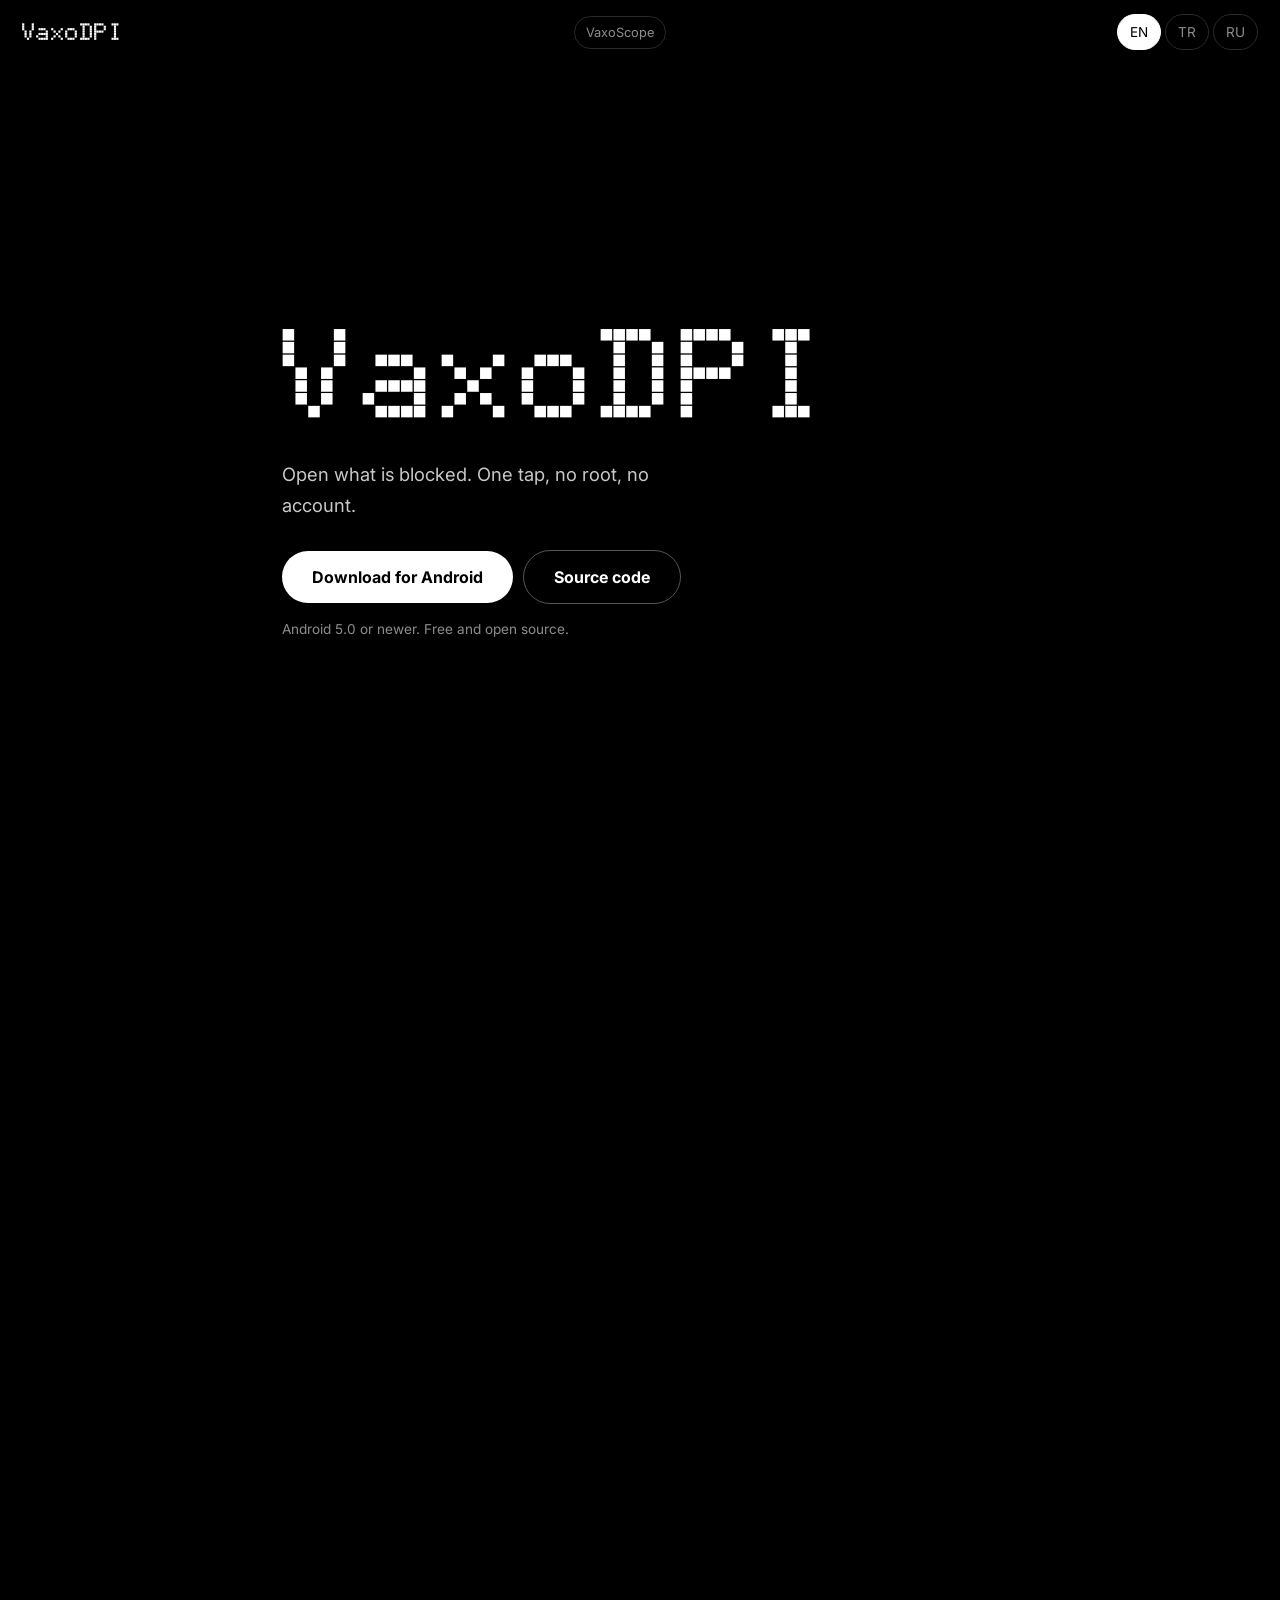
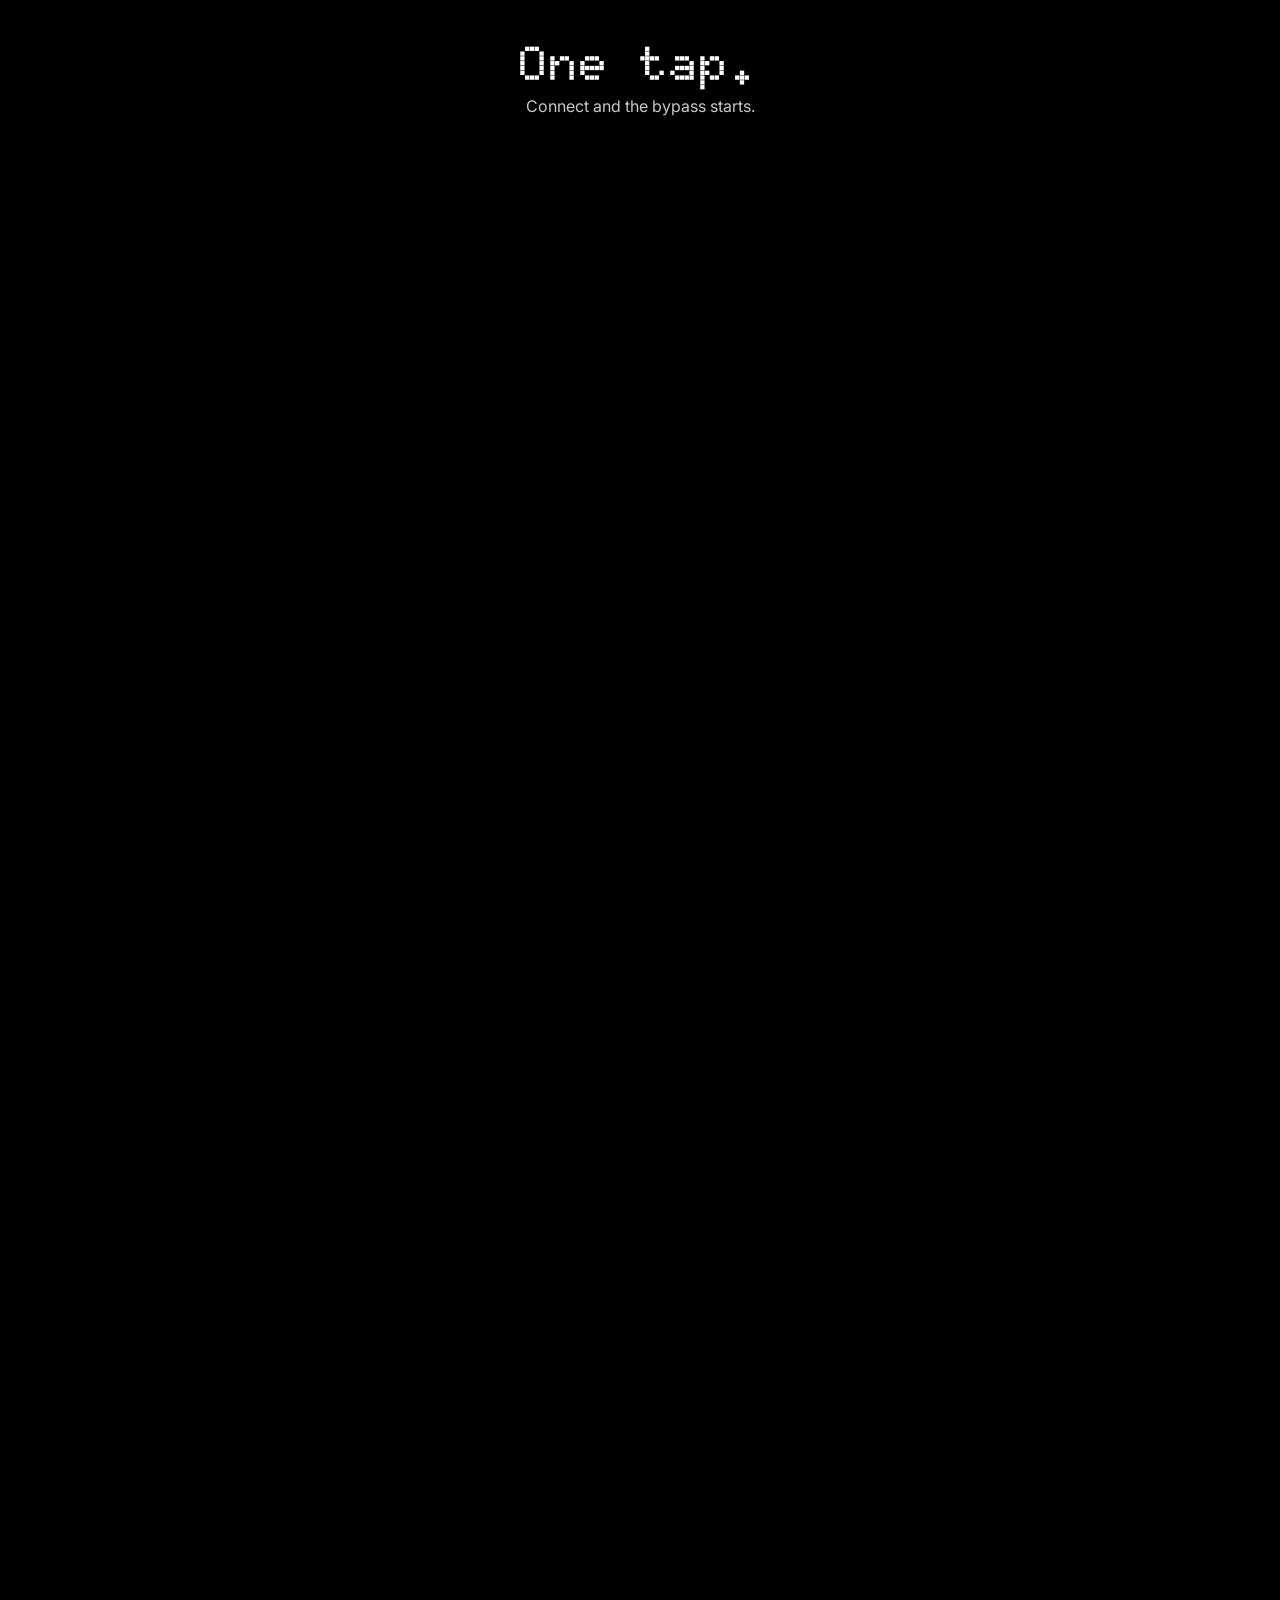
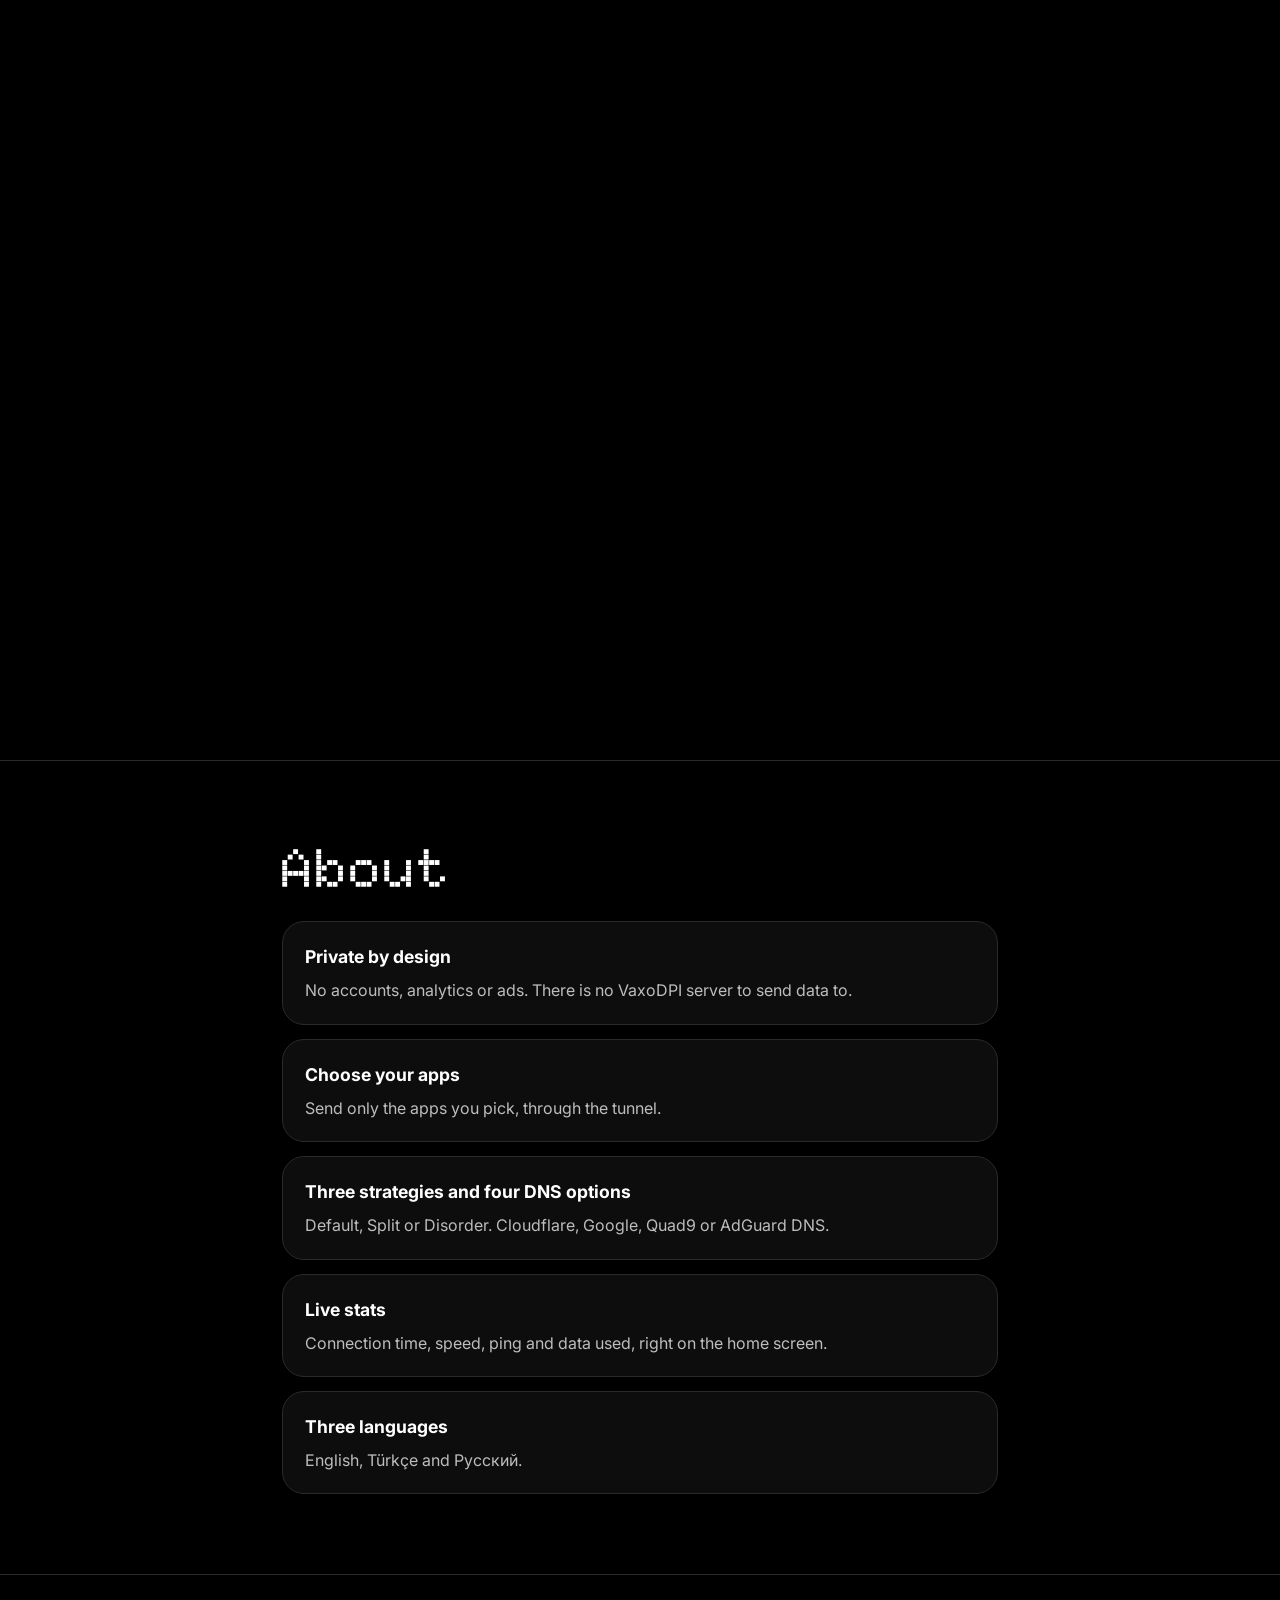
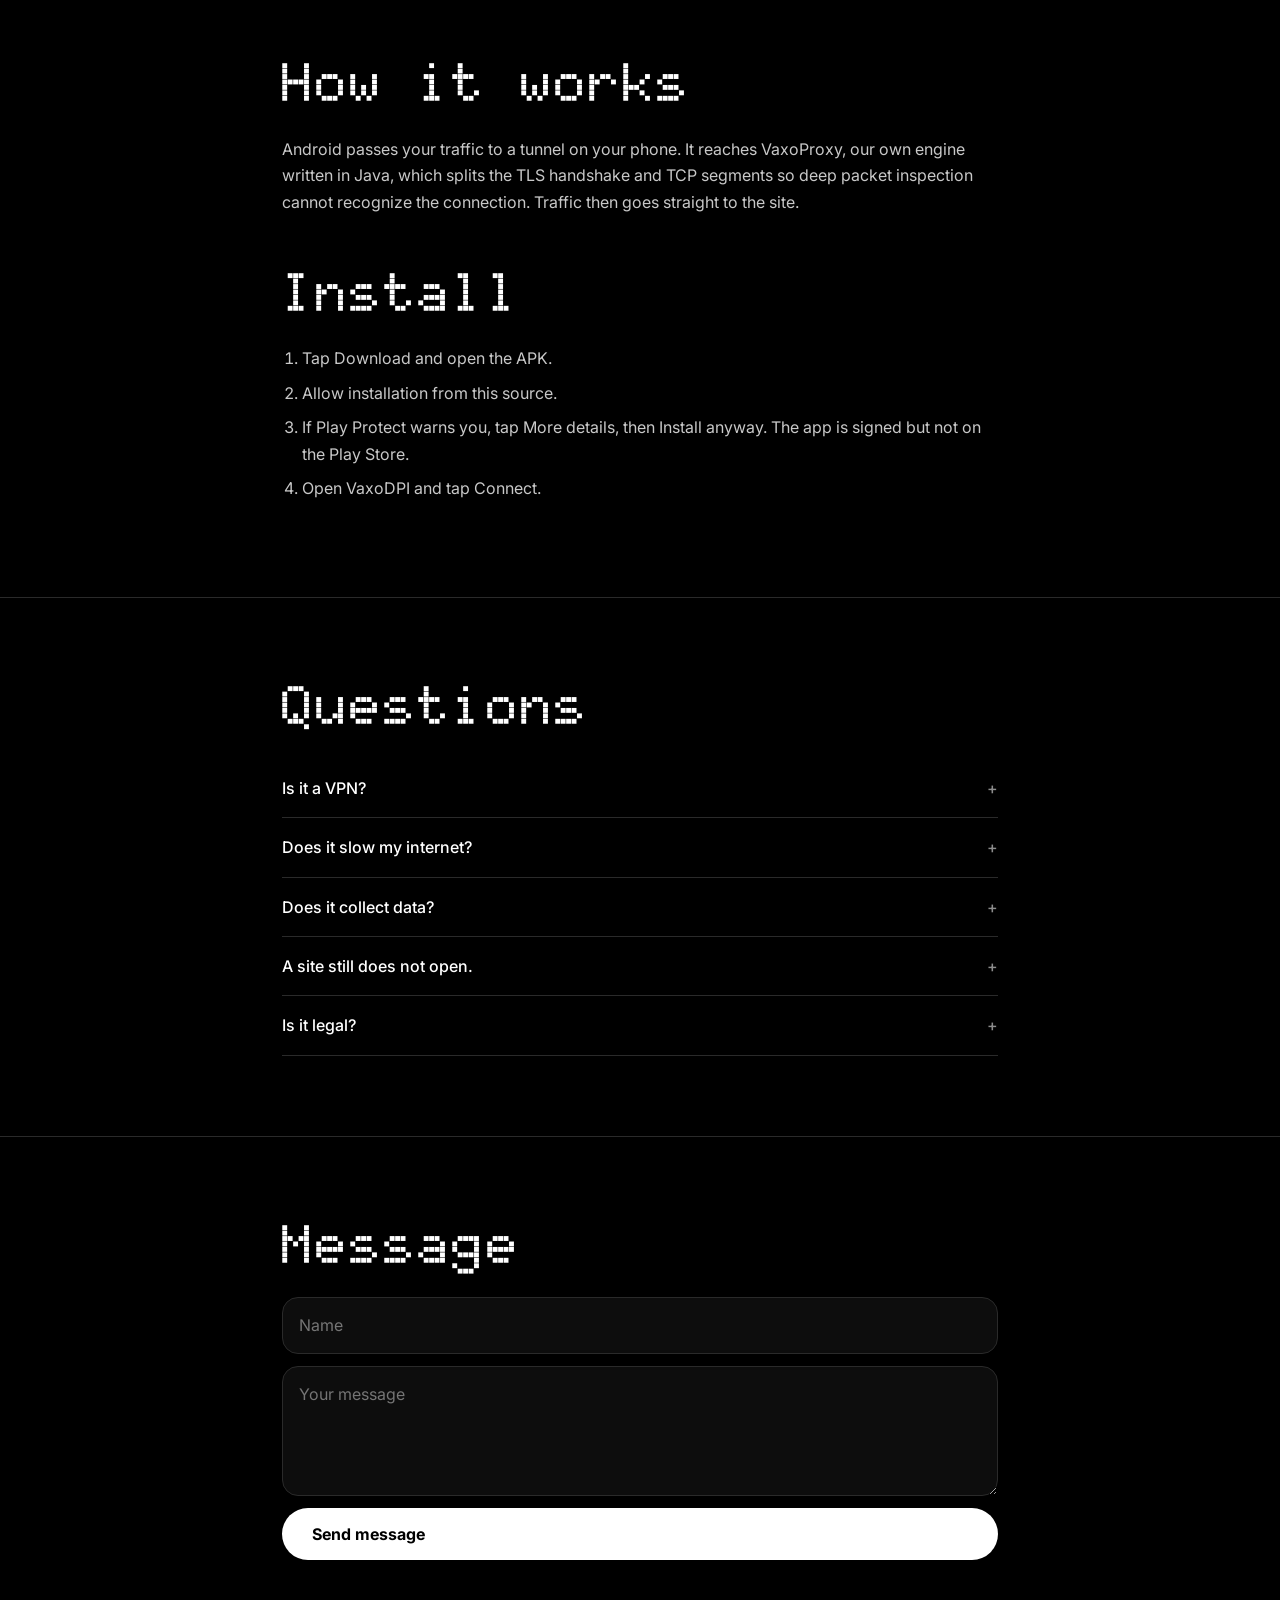
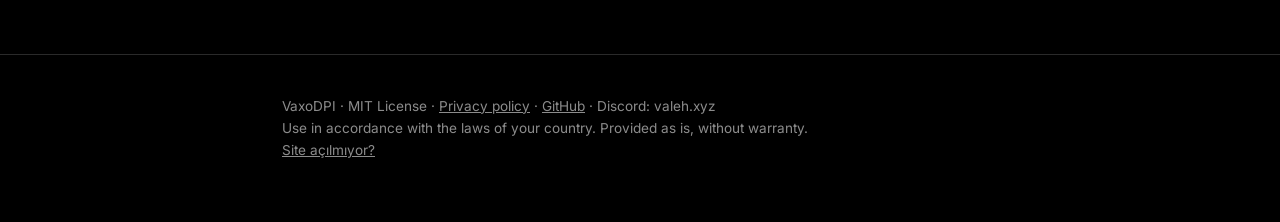
<file: docs/index.html>
<!doctype html>
<html lang="en"><head><meta charset="utf-8">
<meta name="viewport" content="width=device-width,initial-scale=1">
<title>VaxoDPI – Android DPI bypass</title>
<meta property="og:title" content="VaxoDPI">
<meta property="og:description" content="Open what is blocked. Android DPI bypass: no root, no remote server, no analytics.">
<meta property="og:image" content="https://vaxodpi.valeh.xyz/og.jpg">
<meta property="og:url" content="https://vaxodpi.valeh.xyz">
<meta name="twitter:card" content="summary_large_image">
<meta name="description" content="VaxoDPI regains access to blocked sites and apps on Android. No root, no remote server, no analytics.">
<link rel="preconnect" href="https://fonts.googleapis.com"><link rel="preconnect" href="https://fonts.gstatic.com" crossorigin>
<link href="https://fonts.googleapis.com/css2?family=Doto:wght@400;900&family=Inter:wght@400;500;700&display=swap" rel="stylesheet">
<style>
:root{color-scheme:dark;--bg:#000;--fg:#fff;--mut:#8c8c8c;--line:#2a2a2a;--card:#0d0d0d}
*{box-sizing:border-box}html{scroll-behavior:smooth}
body{margin:0;background:var(--bg);color:var(--fg);font:400 1rem/1.65 Inter,system-ui,sans-serif}
a{color:inherit}
.dot{font-family:Doto,ui-monospace,monospace;font-weight:900;letter-spacing:.02em;line-height:1}
.wrap{max-width:760px;margin:0 auto;padding:0 22px}
header{position:fixed;top:0;left:0;right:0;z-index:10;display:flex;justify-content:space-between;align-items:center;padding:14px 22px;background:linear-gradient(#000,#0000)}
header b{font-size:1.5rem}
.lang button{background:none;border:1px solid var(--line);color:var(--mut);padding:6px 12px;border-radius:20px;font:inherit;font-size:.85rem;cursor:pointer}
.lang button.on{color:#000;background:#fff;border-color:#fff}
.hero{min-height:100svh;display:flex;flex-direction:column;justify-content:center;padding:90px 22px 40px;max-width:760px;margin:0 auto}
.hero h1{font-size:clamp(3.4rem,17vw,8rem);margin:0 0 22px}
.hero p{font-size:1.15rem;color:#c8c8c8;max-width:34ch;margin:0 0 30px}
.btn{display:inline-flex;align-items:center;gap:10px;background:#fff;color:#000;border:0;border-radius:32px;padding:16px 30px;font:700 1rem Inter,sans-serif;text-decoration:none;cursor:pointer}
.btn.alt{background:none;color:#fff;border:1px solid #555;margin-left:10px}
.small{color:var(--mut);font-size:.85rem;margin-top:14px}
.stage{height:340vh;position:relative}
.sticky{position:sticky;top:0;height:100svh;display:flex;align-items:center;justify-content:center;overflow:hidden}
.scene{perspective:1100px;font-size:min(16px,3.7vw)}
.phone{position:relative;width:16em;height:34.8em;transform-style:preserve-3d;will-change:transform}
.phone>*{position:absolute;inset:0;border-radius:2.7em}
.edge{background:#1b1b1b}
.face{backface-visibility:hidden;background:#111;border:.5em solid #161616;overflow:hidden}
.face img{width:100%;height:100%;object-fit:cover;display:block;border-radius:2.2em}
.back{transform:rotateY(180deg);display:flex;align-items:center;justify-content:center;background:linear-gradient(160deg,#222,#080808);border:.5em solid #161616}
.back span{font-size:3em;color:#fff}
.cap{position:absolute;left:0;right:0;bottom:9vh;text-align:center;padding:0 22px;opacity:0;transition:opacity .35s;pointer-events:none}
.cap.on{opacity:1}
.cap h2{font-size:clamp(1.8rem,7vw,3rem);margin:0 0 6px}
.cap p{margin:0;color:#c8c8c8}
section.s{padding:80px 0;border-top:1px solid var(--line)}
section.s h2{font-size:clamp(2rem,9vw,3.4rem);margin:0 0 26px}
.grid{display:grid;gap:14px}
.card{background:var(--card);border:1px solid var(--line);border-radius:22px;padding:20px 22px}
.card h3{margin:0 0 6px;font-size:1.1rem}.card p{margin:0;color:#bdbdbd}
details{border-bottom:1px solid var(--line);padding:16px 0}
summary{cursor:pointer;font-weight:500;list-style:none}
summary::-webkit-details-marker{display:none}
summary:after{content:"+";float:right;color:var(--mut)}
details[open] summary:after{content:"–"}
details p{color:#bdbdbd;margin:10px 0 0}
ol{padding-left:20px;color:#c8c8c8}li{margin:8px 0}
form{display:grid;gap:12px}
input,textarea{width:100%;background:var(--card);color:#fff;border:1px solid var(--line);border-radius:16px;padding:14px 16px;font:inherit}
input:focus,textarea:focus,button:focus-visible,a:focus-visible,summary:focus-visible{outline:2px solid #fff;outline-offset:2px}
textarea{min-height:130px;resize:vertical}
footer{padding:40px 0 60px;color:var(--mut);font-size:.85rem;border-top:1px solid var(--line)}
@media (prefers-reduced-motion:reduce){html{scroll-behavior:auto}.cap{transition:none}}
.swl{color:#8c8c8c;text-decoration:none;font-size:.8rem;border:1px solid #2a2a2a;padding:5px 11px;border-radius:20px}
</style><link rel="icon" type="image/png" href="/favicon.png"><link rel="apple-touch-icon" href="/favicon.png"></head><body>
<header><b class="dot">VaxoDPI</b><a class="swl" href="/scope/">VaxoScope</a><div class="lang"><button data-l="en">EN</button> <button data-l="tr">TR</button> <button data-l="ru">RU</button></div></header>

<div class="hero">
<h1 class="dot">VaxoDPI</h1>
<p data-i="hero">Open what is blocked. One tap, no root, no account.</p>
<div><a class="btn" id="dl" href="#"><span data-i="download">Download for Android</span></a><a class="btn alt" href="https://github.com/valehhdoth/VaxoDPI" data-i="source">Source code</a></div>
<div class="small" data-i="req">Android 5.0 or newer. Free and open source.</div>
</div>

<div class="stage" id="stage"><div class="sticky">
<div class="scene"><div class="phone" id="phone">
<div class="face" style="transform:translateZ(.65em)"><img alt="VaxoDPI app" src="phone.jpg"></div>
<div class="back" style="transform:translateZ(-.65em) rotateY(180deg)"><span class="dot">V</span></div>
</div></div>
<div class="cap on" data-c="0"><h2 class="dot" data-i="c0t">One tap.</h2><p data-i="c0p">Connect and the bypass starts.</p></div>
<div class="cap" data-c="1"><h2 class="dot" data-i="c1t">Nothing leaves your phone.</h2><p data-i="c1p">No VPN server. Your IP does not change.</p></div>
<div class="cap" data-c="2"><h2 class="dot" data-i="c2t">Only when needed.</h2><p data-i="c2p">Bypass is applied to blocked servers, so the rest stays fast.</p></div>
</div></div>

<section class="s"><div class="wrap">
<h2 class="dot" data-i="abt">About</h2>
<div class="grid">
<div class="card"><h3 data-i="f1t">Private by design</h3><p data-i="f1p">No accounts, analytics or ads. There is no VaxoDPI server to send data to.</p></div>
<div class="card"><h3 data-i="f2t">Choose your apps</h3><p data-i="f2p">Send only the apps you pick, through the tunnel.</p></div>
<div class="card"><h3 data-i="f3t">Three strategies and four DNS options</h3><p data-i="f3p">Default, Split or Disorder. Cloudflare, Google, Quad9 or AdGuard DNS.</p></div>
<div class="card"><h3 data-i="f4t">Live stats</h3><p data-i="f4p">Connection time, speed, ping and data used, right on the home screen.</p></div>
<div class="card"><h3 data-i="f5t">Three languages</h3><p data-i="f5p">English, Türkçe and Русский.</p></div>
</div></div></section>

<section class="s"><div class="wrap">
<h2 class="dot" data-i="how">How it works</h2>
<p style="color:#c8c8c8" data-i="howp">Android passes your traffic to a tunnel on your phone. It reaches VaxoProxy, our own engine written in Java, which splits the TLS handshake and TCP segments so deep packet inspection cannot recognize the connection. Traffic then goes straight to the site.</p>
<h2 class="dot" style="margin-top:50px" data-i="inst">Install</h2>
<ol><li data-i="s1">Tap Download and open the APK.</li><li data-i="s2">Allow installation from this source.</li><li data-i="s3">If Play Protect warns you, tap More details, then Install anyway. The app is signed but not on the Play Store.</li><li data-i="s4">Open VaxoDPI and tap Connect.</li></ol>
</div></section>

<section class="s"><div class="wrap">
<h2 class="dot" data-i="faq">Questions</h2>
<details><summary data-i="q1">Is it a VPN?</summary><p data-i="a1">It uses Android's VPN permission, but no remote server is involved. It does not change your IP or country.</p></details>
<details><summary data-i="q2">Does it slow my internet?</summary><p data-i="a2">Barely. Sites that are not blocked are passed through untouched.</p></details>
<details><summary data-i="q3">Does it collect data?</summary><p data-i="a3">No. An optional local log is off by default and never records sites or IP addresses. See the privacy policy.</p></details>
<details><summary data-i="q4">A site still does not open.</summary><p data-i="a4">Open Modes, pick another strategy, then reconnect. You can also change DNS in Settings.</p></details>
<details><summary data-i="q5">Is it legal?</summary><p data-i="a5">Laws differ by country. You are responsible for following yours.</p></details>
</div></section>

<section class="s"><div class="wrap">
<h2 class="dot" data-i="msg">Message</h2>
<form id="f"><input id="n" data-p="name" placeholder="Name" autocomplete="name"><textarea id="m" data-p="text" placeholder="Your message" required></textarea>
<button class="btn" type="submit" data-i="send">Send message</button></form>
<p class="small" id="mn" role="status"></p>
</div></section>

<footer><div class="wrap">VaxoDPI · MIT License · <a href="privacy.html" data-i="priv">Privacy policy</a> · <a href="https://github.com/valehhdoth">GitHub</a> · Discord: valeh.xyz<br><span data-i="legal">Use in accordance with the laws of your country. Provided as is, without warranty.</span><br><a href="site-acilmiyor.html">Site açılmıyor?</a></div></footer>

<script>
var APK="https://github.com/valehhdoth/VaxoDPI/releases/latest/download/app-release.apk";
var T={en:{},tr:{
hero:"Engellenenleri aç. Tek dokunuş, root yok, hesap yok.",download:"Android için indir",source:"Kaynak kod",req:"Android 5.0 ve üzeri. Ücretsiz ve açık kaynak.",
c0t:"Tek dokunuş.",c0p:"Bağlan, atlatma başlasın.",c1t:"Telefonundan çıkmaz.",c1p:"VPN sunucusu yok. IP adresin değişmez.",c2t:"Sadece gerekirse.",c2p:"Atlatma engelli sunuculara uygulanır, gerisi hızlı kalır.",
abt:"Hakkında",f1t:"Gizlilik öncelikli",f1p:"Hesap, analitik ve reklam yok. Veri gönderilecek bir VaxoDPI sunucusu da yok.",f2t:"Uygulamalarını seç",f2p:"Yalnızca seçtiğin uygulamaları tünelden geçir.",f3t:"Üç strateji, dört DNS",f3p:"Varsayılan, Split veya Disorder. Cloudflare, Google, Quad9 veya AdGuard DNS.",f4t:"Canlı istatistik",f4p:"Bağlantı süresi, hız, ping ve kullanılan veri ana ekranda.",f5t:"Üç dil",f5p:"English, Türkçe ve Русский.",
how:"Nasıl çalışır",howp:"Android trafiğini telefonundaki bir tünele iletir. Trafik Java ile yazdığımız kendi motorumuz VaxoProxy'ye ulaşır. Motor TLS el sıkışmasını ve TCP parçalarını bölerek derin paket incelemesinin bağlantıyı tanımasını engeller. Trafik sonra doğrudan siteye gider.",inst:"Kurulum",
s1:"İndir'e dokun ve APK'yı aç.",s2:"Bu kaynaktan kuruluma izin ver.",s3:"Play Protect uyarırsa Daha fazla ayrıntı, sonra Yine de yükle'ye dokun. Uygulama imzalıdır ama Play Store'da değildir.",s4:"VaxoDPI'yi aç ve Bağlan'a dokun.",
faq:"Sorular",q1:"VPN mi bu?",a1:"Android'in VPN iznini kullanır ama uzak sunucu yoktur. IP adresini veya ülkeni değiştirmez.",q2:"İnterneti yavaşlatır mı?",a2:"Pek sayılmaz. Engelli olmayan siteler olduğu gibi geçer.",q3:"Veri topluyor mu?",a3:"Hayır. İsteğe bağlı yerel log varsayılan olarak kapalıdır, site veya IP kaydetmez. Gizlilik politikasına bak.",q4:"Bir site hâlâ açılmıyor.",a4:"Modlar'dan başka bir strateji seç ve yeniden bağlan. Ayarlar'dan DNS de değiştirebilirsin.",q5:"Yasal mı?",a5:"Yasalar ülkeye göre değişir. Kendi ülkenin yasalarına uymak sana aittir.",
msg:"Mesaj",name:"İsim",text:"Mesajın",send:"Mesajı gönder",priv:"Gizlilik politikası",legal:"Ülkenin yasalarına uygun kullan. Garanti verilmeden olduğu gibi sunulur."}};
T.ru={hero:"Открой заблокированное. Одно нажатие, без root и аккаунта.",download:"Скачать для Android",source:"Исходный код",req:"Android 5.0 и новее. Бесплатно и с открытым кодом.",c0t:"Одно нажатие.",c0p:"Подключись, и обход заработает.",c1t:"Ничего не уходит с телефона.",c1p:"Нет VPN-сервера. Ваш IP не меняется.",c2t:"Только когда нужно.",c2p:"Обход применяется к заблокированным серверам, остальное остаётся быстрым.",abt:"О приложении",f1t:"Приватность по умолчанию",f1p:"Без аккаунтов, аналитики и рекламы. Сервера VaxoDPI, куда слать данные, просто нет.",f2t:"Выбор приложений",f2p:"Пропускайте через туннель только выбранные приложения.",f3t:"Три стратегии и четыре DNS",f3p:"Default, Split или Disorder. DNS Cloudflare, Google, Quad9 или AdGuard.",f4t:"Статистика онлайн",f4p:"Время соединения, скорость, пинг и трафик прямо на главном экране.",f5t:"Три языка",f5p:"English, Türkçe и Русский.",how:"Как это работает",howp:"Android передаёт трафик в туннель на вашем телефоне. Он попадает в VaxoProxy, наш собственный движок на Java, который разбивает TLS-рукопожатие и TCP-сегменты, чтобы глубокий анализ пакетов не распознал соединение. Затем трафик идёт напрямую на сайт.",inst:"Установка",s1:"Нажмите «Скачать» и откройте APK.",s2:"Разрешите установку из этого источника.",s3:"Если Play Protect предупредит, нажмите «Подробнее», затем «Всё равно установить». Приложение подписано, но его нет в Play Маркете.",s4:"Откройте VaxoDPI и нажмите «Подключить».",faq:"Вопросы",q1:"Это VPN?",a1:"Используется разрешение VPN в Android, но удалённого сервера нет. IP и страна не меняются.",q2:"Замедляет ли интернет?",a2:"Почти нет. Незаблокированные сайты проходят без изменений.",q3:"Собирает ли данные?",a3:"Нет. Необязательный локальный журнал выключен по умолчанию и не записывает сайты и IP. См. политику конфиденциальности.",q4:"Сайт всё равно не открывается.",a4:"В разделе «Режимы» выберите другую стратегию и переподключитесь. DNS можно сменить в настройках.",q5:"Это законно?",a5:"Законы зависят от страны. Соблюдать их должны вы сами.",msg:"Сообщение",send:"Отправить сообщение",priv:"Политика конфиденциальности",legal:"Используйте в соответствии с законами вашей страны. Предоставляется «как есть», без гарантий."};
var D={};document.querySelectorAll("[data-i]").forEach(function(e){D[e.dataset.i]=e.innerHTML});
var P={};document.querySelectorAll("[data-p]").forEach(function(e){P[e.dataset.p]=e.placeholder});
var TP={tr:{name:"İsim",text:"Mesajın"},ru:{name:"Имя",text:"Ваше сообщение"}};
function setL(l){document.documentElement.lang=l;
document.querySelectorAll("[data-i]").forEach(function(e){var k=e.dataset.i;e.innerHTML=(T[l]&&T[l][k])?T[l][k]:D[k]});
document.querySelectorAll("[data-p]").forEach(function(e){e.placeholder=(TP[l]&&TP[l][e.dataset.p])||P[e.dataset.p]});
document.querySelectorAll(".lang button").forEach(function(b){b.classList.toggle("on",b.dataset.l==l)});
try{localStorage.setItem("l",l)}catch(x){}}
document.querySelectorAll(".lang button").forEach(function(b){b.onclick=function(){setL(b.dataset.l)}});
var sl="en";try{sl=localStorage.getItem("l")||(({tr:"tr",ru:"ru"})[(navigator.language||"").slice(0,2)]||"en")}catch(x){}
setL(sl);
document.getElementById("dl").href=APK;
document.getElementById("dl").setAttribute("download","VaxoDPI.apk");
var FORM="valehxyz@gmail.com";
var FM={ru:{ok:"Сообщение отправлено. Спасибо!",err:"Не удалось отправить. Попробуйте ещё раз.",busy:"Отправка…"},en:{ok:"Message sent. Thank you!",err:"Could not send. Please try again.",busy:"Sending…"},tr:{ok:"Mesaj gönderildi. Teşekkürler!",err:"Gönderilemedi. Lütfen tekrar dene.",busy:"Gönderiliyor…"}};
document.getElementById("f").onsubmit=function(e){e.preventDefault();
var n=document.getElementById("n").value,m=document.getElementById("m").value,l=FM[document.documentElement.lang]?document.documentElement.lang:"en",note=document.getElementById("mn"),b=e.target.querySelector("button");
b.disabled=true;note.textContent=FM[l].busy;
fetch("https://formsubmit.co/ajax/"+FORM,{method:"POST",headers:{"Content-Type":"application/json",Accept:"application/json"},body:JSON.stringify({name:n,message:m,_subject:"VaxoDPI site message",_captcha:"false",_template:"table"})})
.then(function(r){if(!r.ok)throw 0;note.textContent=FM[l].ok;e.target.reset()})
.catch(function(){note.textContent=FM[l].err})
.then(function(){b.disabled=false})};
var ph=document.getElementById("phone");
for(var i=-6;i<=6;i++){var d=document.createElement("div");d.className="edge";d.style.transform="translateZ("+(i*.1)+"em)";ph.insertBefore(d,ph.firstChild)}
var st=document.getElementById("stage"),caps=document.querySelectorAll(".cap");
var rm=matchMedia("(prefers-reduced-motion:reduce)").matches;
function tick(){var r=st.getBoundingClientRect(),t=Math.max(1,r.height-innerHeight);
var p=Math.min(1,Math.max(0,-r.top/t));
var ry=rm?-20:-25+p*385,rx=rm?0:8*Math.sin(p*Math.PI*2);
ph.style.transform="rotateX("+rx+"deg) rotateY("+ry+"deg)";
var c=p<.34?0:p<.67?1:2;caps.forEach(function(e,i){e.classList.toggle("on",i==c)})}
addEventListener("scroll",function(){requestAnimationFrame(tick)},{passive:true});addEventListener("resize",tick);tick();
</script></body></html>
</file>
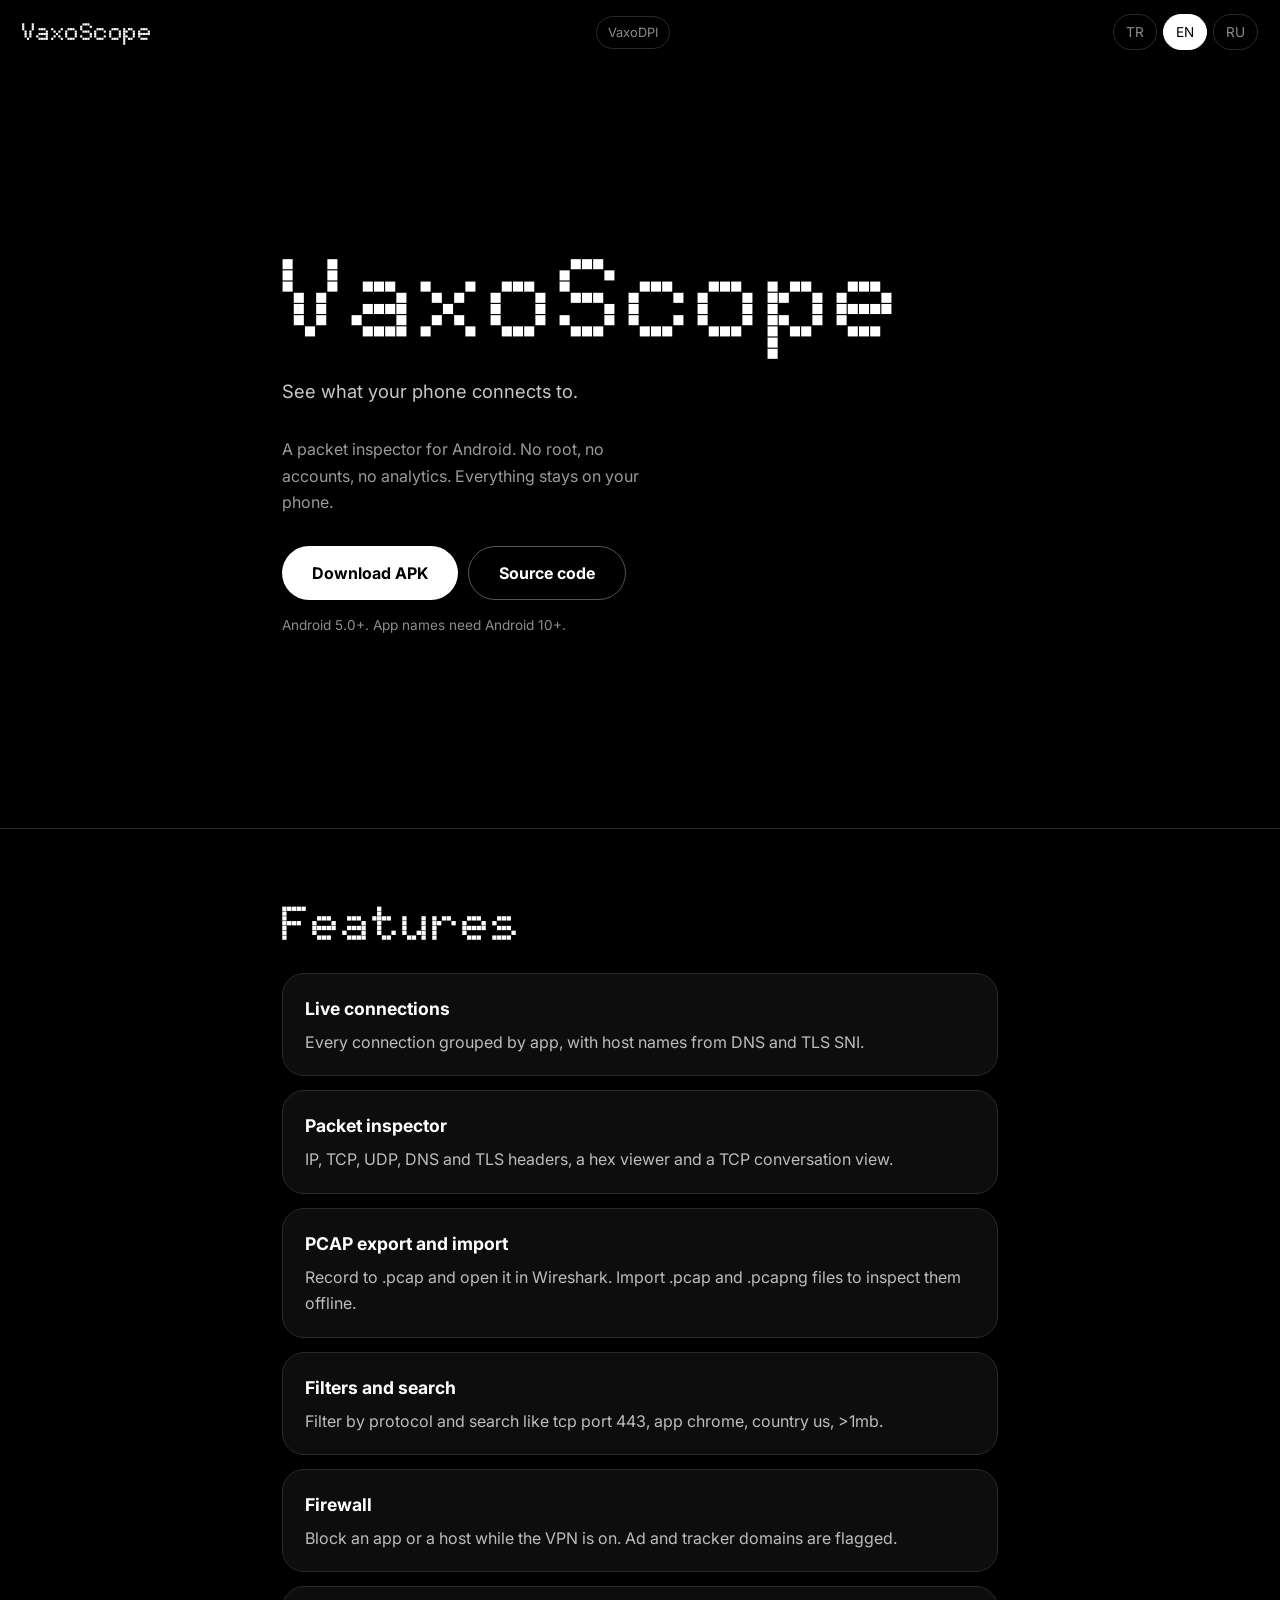
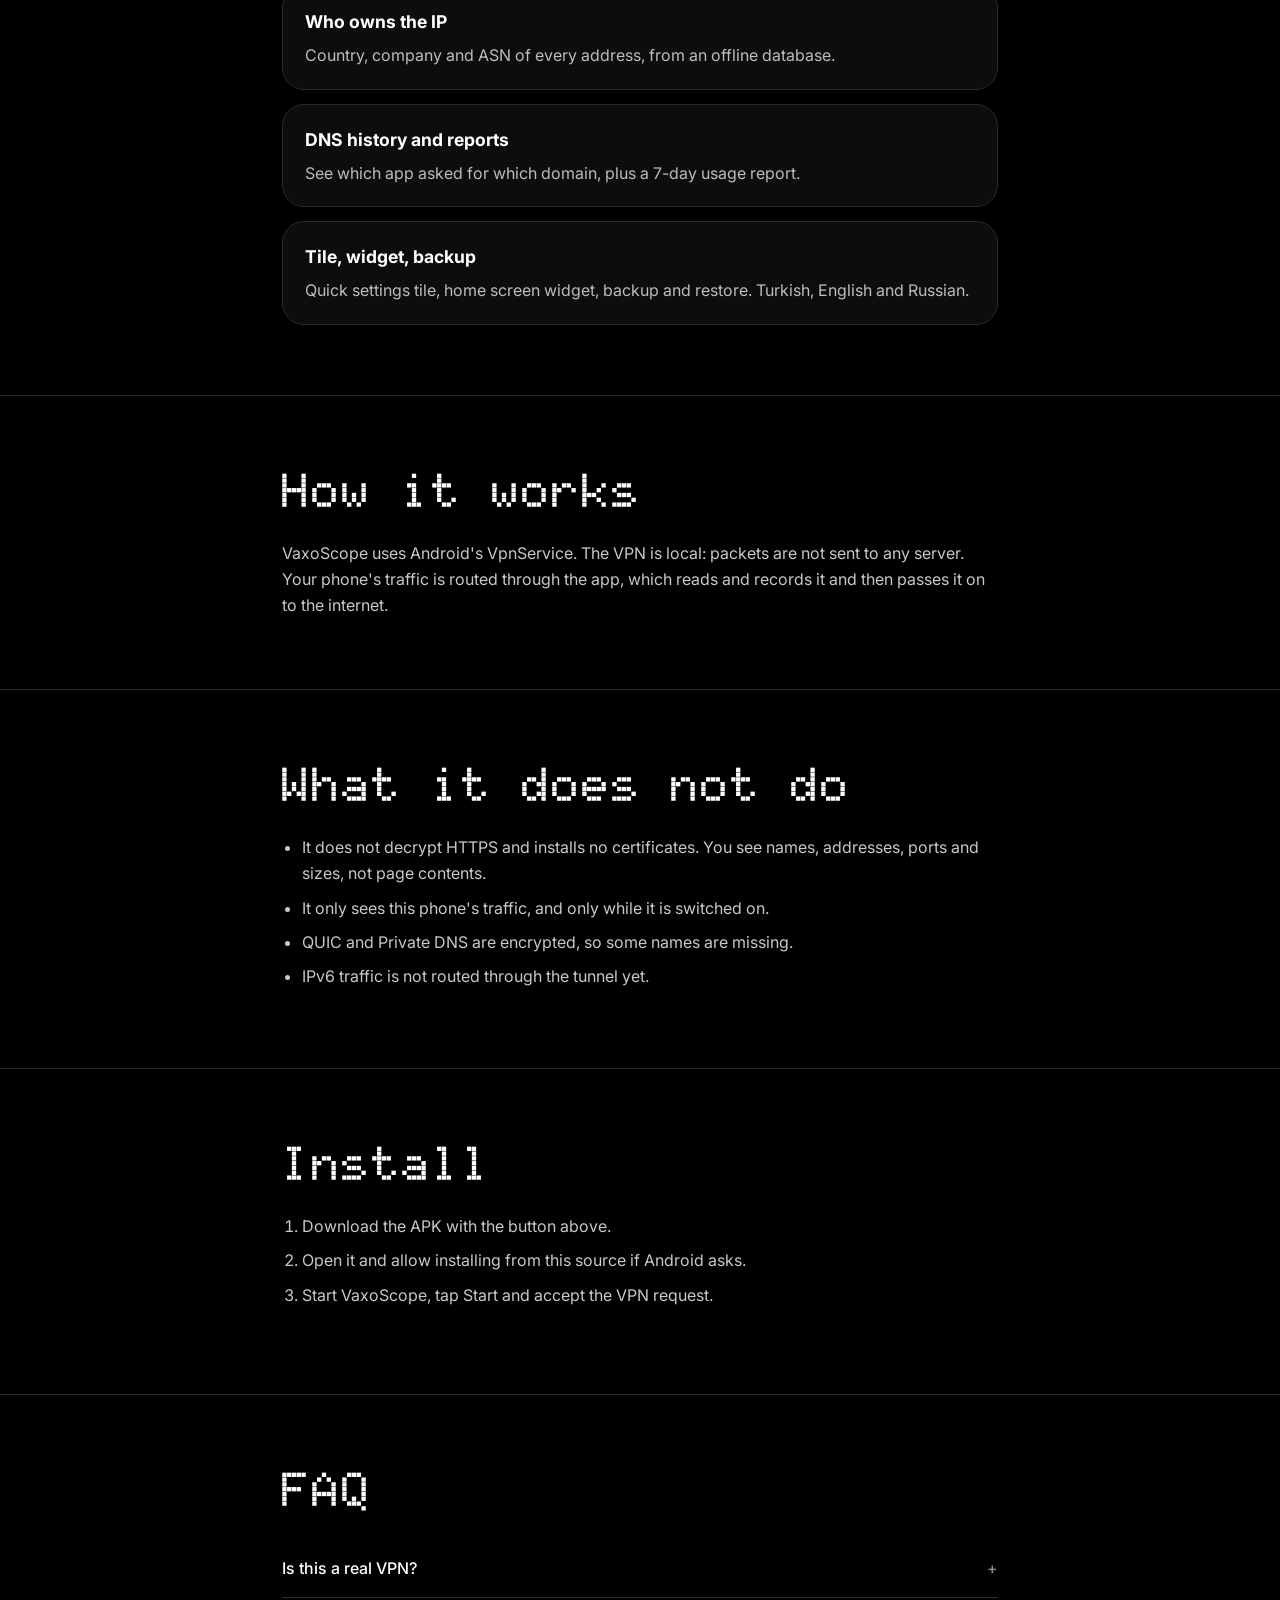
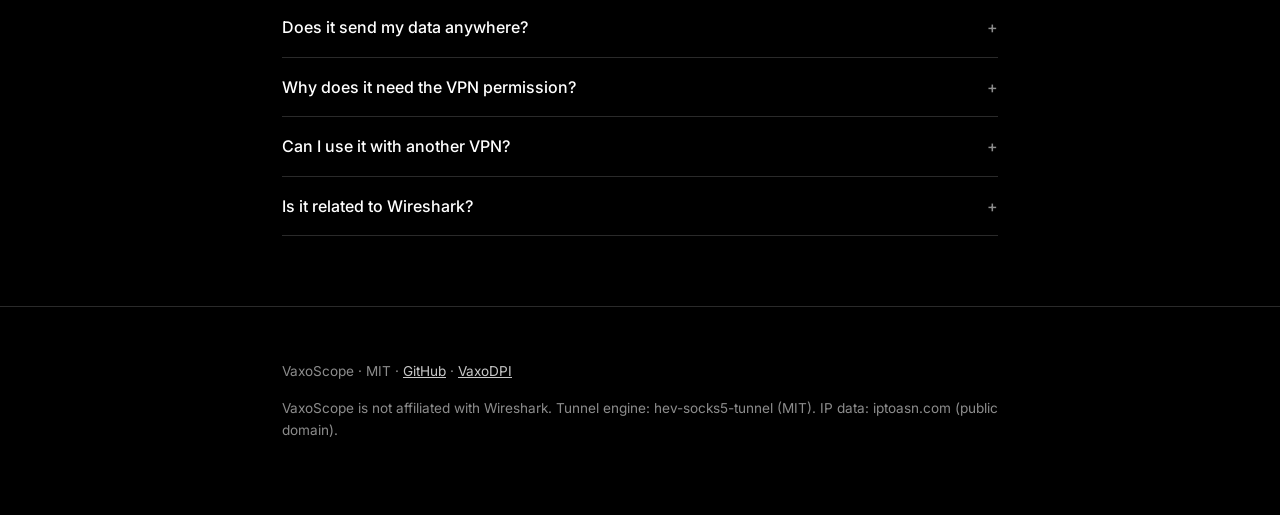
<file: docs/scope/index.html>
<!doctype html>
<html lang="en"><head><meta charset="utf-8">
<meta name="viewport" content="width=device-width,initial-scale=1">
<title>VaxoScope – Android packet inspector</title>
<meta name="description" content="VaxoScope shows which app connects to which server on Android. No root, no accounts, no analytics. Records PCAP files for Wireshark.">
<meta property="og:title" content="VaxoScope">
<meta property="og:description" content="Android packet inspector. No root, no accounts, no analytics.">
<meta property="og:url" content="https://vaxodpi.valeh.xyz/scope/">
<meta name="twitter:card" content="summary">
<link rel="icon" href="/favicon.png">
<link rel="preconnect" href="https://fonts.googleapis.com"><link rel="preconnect" href="https://fonts.gstatic.com" crossorigin>
<link href="https://fonts.googleapis.com/css2?family=Doto:wght@400;900&family=Inter:wght@400;500;700&display=swap" rel="stylesheet">
<style>
:root{color-scheme:dark;--bg:#000;--fg:#fff;--mut:#8c8c8c;--line:#2a2a2a;--card:#0d0d0d}
*{box-sizing:border-box}html{scroll-behavior:smooth}
body{margin:0;background:var(--bg);color:var(--fg);font:400 1rem/1.65 Inter,system-ui,sans-serif}
a{color:inherit}
.dot{font-family:Doto,ui-monospace,monospace;font-weight:900;letter-spacing:.02em;line-height:1}
.wrap{max-width:760px;margin:0 auto;padding:0 22px}
header{position:fixed;top:0;left:0;right:0;z-index:10;display:flex;justify-content:space-between;align-items:center;gap:8px;padding:14px 22px;background:linear-gradient(#000,#0000)}
header b{font-size:1.5rem}
header b a{text-decoration:none}
.swl{color:var(--mut);text-decoration:none;font-size:.8rem;border:1px solid var(--line);padding:5px 11px;border-radius:20px}
.lang{display:flex;gap:6px}
.lang button{background:none;border:1px solid var(--line);color:var(--mut);padding:6px 12px;border-radius:20px;font:inherit;font-size:.85rem;cursor:pointer}
.lang button.on{color:#000;background:#fff;border-color:#fff}
.hero{min-height:92svh;display:flex;flex-direction:column;justify-content:center;padding:90px 22px 40px;max-width:760px;margin:0 auto}
.hero h1{font-size:clamp(3rem,15vw,7rem);margin:0 0 22px}
.hero p{font-size:1.15rem;color:#c8c8c8;max-width:36ch;margin:0 0 30px}
.btn{display:inline-flex;align-items:center;gap:10px;background:#fff;color:#000;border:0;border-radius:32px;padding:16px 30px;font:700 1rem Inter,sans-serif;text-decoration:none;cursor:pointer}
.btn.alt{background:none;color:#fff;border:1px solid #555}
.row{display:flex;flex-wrap:wrap;gap:10px}
.small{color:var(--mut);font-size:.85rem;margin-top:14px}
section.s{padding:70px 0;border-top:1px solid var(--line)}
section.s h2{font-size:clamp(1.9rem,8vw,3rem);margin:0 0 26px}
.grid{display:grid;gap:14px}
.card{background:var(--card);border:1px solid var(--line);border-radius:22px;padding:20px 22px}
.card h3{margin:0 0 6px;font-size:1.1rem}.card p{margin:0;color:#bdbdbd}
p.t{color:#c8c8c8;margin:0}
ul.lim{padding-left:20px;color:#c8c8c8;margin:0}
ol{padding-left:20px;color:#c8c8c8}li{margin:8px 0}
details{border-bottom:1px solid var(--line);padding:16px 0}
summary{cursor:pointer;font-weight:500;list-style:none}
summary::-webkit-details-marker{display:none}
summary:after{content:"+";float:right;color:var(--mut)}
details[open] summary:after{content:"–"}
details p{color:#bdbdbd;margin:10px 0 0}
a:focus-visible,button:focus-visible,summary:focus-visible{outline:2px solid #fff;outline-offset:2px}
footer{padding:40px 0 60px;color:var(--mut);font-size:.85rem;border-top:1px solid var(--line)}
footer a{color:#c8c8c8}
</style></head><body>
<header>
  <b class="dot"><a href="/scope/">VaxoScope</a></b>
  <a class="swl" href="/">VaxoDPI</a>
  <div class="lang"><button data-l="tr">TR</button><button data-l="en">EN</button><button data-l="ru">RU</button></div>
</header>

<div class="hero">
  <h1 class="dot">VaxoScope</h1>
  <p data-i="tag">See what your phone connects to.</p>
  <p style="font-size:1rem;color:#9a9a9a" data-i="sub"></p>
  <div class="row">
    <a class="btn" id="dl" href="https://github.com/valehhdoth/VaxoScope/releases/latest" data-i="dl">Download APK</a>
    <a class="btn alt" href="https://github.com/valehhdoth/VaxoScope" data-i="src">Source code</a>
  </div>
  <div class="small"><span id="ver"></span> <span data-i="note"></span></div>
</div>

<section class="s"><div class="wrap">
  <h2 class="dot" data-i="f_h">Features</h2>
  <div class="grid">
    <div class="card"><h3 data-i="c1h"></h3><p data-i="c1p"></p></div>
    <div class="card"><h3 data-i="c2h"></h3><p data-i="c2p"></p></div>
    <div class="card"><h3 data-i="c3h"></h3><p data-i="c3p"></p></div>
    <div class="card"><h3 data-i="c4h"></h3><p data-i="c4p"></p></div>
    <div class="card"><h3 data-i="c5h"></h3><p data-i="c5p"></p></div>
    <div class="card"><h3 data-i="c6h"></h3><p data-i="c6p"></p></div>
    <div class="card"><h3 data-i="c7h"></h3><p data-i="c7p"></p></div>
    <div class="card"><h3 data-i="c8h"></h3><p data-i="c8p"></p></div>
  </div>
</div></section>

<section class="s"><div class="wrap">
  <h2 class="dot" data-i="how_h">How it works</h2>
  <p class="t" data-i="how_p"></p>
</div></section>

<section class="s"><div class="wrap">
  <h2 class="dot" data-i="lim_h">What it does not do</h2>
  <ul class="lim">
    <li data-i="l1"></li><li data-i="l2"></li><li data-i="l3"></li><li data-i="l4"></li>
  </ul>
</div></section>

<section class="s"><div class="wrap">
  <h2 class="dot" data-i="ins_h">Install</h2>
  <ol><li data-i="i1"></li><li data-i="i2"></li><li data-i="i3"></li></ol>
</div></section>

<section class="s"><div class="wrap">
  <h2 class="dot">FAQ</h2>
  <details><summary data-i="q1"></summary><p data-i="a1"></p></details>
  <details><summary data-i="q2"></summary><p data-i="a2"></p></details>
  <details><summary data-i="q3"></summary><p data-i="a3"></p></details>
  <details><summary data-i="q4"></summary><p data-i="a4"></p></details>
  <details><summary data-i="q5"></summary><p data-i="a5"></p></details>
</div></section>

<footer><div class="wrap">
  <p>VaxoScope · MIT · <a href="https://github.com/valehhdoth/VaxoScope">GitHub</a> · <a href="/">VaxoDPI</a></p>
  <p data-i="foot"></p>
</div></footer>

<script>
var T={
en:{title:"VaxoScope – Android packet inspector",tag:"See what your phone connects to.",
sub:"A packet inspector for Android. No root, no accounts, no analytics. Everything stays on your phone.",
dl:"Download APK",src:"Source code",note:"Android 5.0+. App names need Android 10+.",
f_h:"Features",
c1h:"Live connections",c1p:"Every connection grouped by app, with host names from DNS and TLS SNI.",
c2h:"Packet inspector",c2p:"IP, TCP, UDP, DNS and TLS headers, a hex viewer and a TCP conversation view.",
c3h:"PCAP export and import",c3p:"Record to .pcap and open it in Wireshark. Import .pcap and .pcapng files to inspect them offline.",
c4h:"Filters and search",c4p:"Filter by protocol and search like tcp port 443, app chrome, country us, >1mb.",
c5h:"Firewall",c5p:"Block an app or a host while the VPN is on. Ad and tracker domains are flagged.",
c6h:"Who owns the IP",c6p:"Country, company and ASN of every address, from an offline database.",
c7h:"DNS history and reports",c7p:"See which app asked for which domain, plus a 7-day usage report.",
c8h:"Tile, widget, backup",c8p:"Quick settings tile, home screen widget, backup and restore. Turkish, English and Russian.",
how_h:"How it works",
how_p:"VaxoScope uses Android's VpnService. The VPN is local: packets are not sent to any server. Your phone's traffic is routed through the app, which reads and records it and then passes it on to the internet.",
lim_h:"What it does not do",
l1:"It does not decrypt HTTPS and installs no certificates. You see names, addresses, ports and sizes, not page contents.",
l2:"It only sees this phone's traffic, and only while it is switched on.",
l3:"QUIC and Private DNS are encrypted, so some names are missing.",
l4:"IPv6 traffic is not routed through the tunnel yet.",
ins_h:"Install",
i1:"Download the APK with the button above.",
i2:"Open it and allow installing from this source if Android asks.",
i3:"Start VaxoScope, tap Start and accept the VPN request.",
q1:"Is this a real VPN?",a1:"It uses Android's VPN interface, but nothing leaves your phone. There is no server and no account.",
q2:"Does it send my data anywhere?",a2:"No. Recordings, reports and settings stay in the app's private storage. You decide when to export.",
q3:"Why does it need the VPN permission?",a3:"Without root, Android only lets an app see other apps' traffic through the VPN interface.",
q4:"Can I use it with another VPN?",a4:"Android allows one VPN at a time, so VaxoScope and another VPN cannot run together.",
q5:"Is it related to Wireshark?",a5:"No, it is an independent project. Its PCAP files open in Wireshark. Wireshark is a trademark of the Wireshark Foundation.",
foot:"VaxoScope is not affiliated with Wireshark. Tunnel engine: hev-socks5-tunnel (MIT). IP data: iptoasn.com (public domain)."},
tr:{title:"VaxoScope – Android paket inceleyici",tag:"Telefonunun nereye bağlandığını gör.",
sub:"Android için paket inceleyici. Root yok, hesap yok, analitik yok. Her şey telefonunda kalır.",
dl:"APK'yı indir",src:"Kaynak kod",note:"Android 5.0+. Uygulama adları için Android 10+ gerekir.",
f_h:"Özellikler",
c1h:"Canlı bağlantılar",c1p:"Her bağlantı uygulamaya göre gruplanır, site adları DNS ve TLS SNI'dan gelir.",
c2h:"Paket inceleyici",c2p:"IP, TCP, UDP, DNS ve TLS başlıkları, hex görüntüleyici ve TCP konuşma görünümü.",
c3h:"PCAP dışa ve içe aktarma",c3p:"Trafiği .pcap olarak kaydet ve Wireshark'ta aç. .pcap ve .pcapng dosyalarını çevrimdışı incele.",
c4h:"Filtre ve arama",c4p:"Protokole göre filtrele, şöyle ara: tcp port 443, app chrome, country us, >1mb.",
c5h:"Güvenlik duvarı",c5p:"VPN açıkken bir uygulamayı ya da siteyi engelle. Reklam ve izleyici alan adları işaretlenir.",
c6h:"IP kime ait",c6p:"Her adresin ülkesi, şirketi ve ASN'si, çevrimdışı veritabanından.",
c7h:"DNS geçmişi ve rapor",c7p:"Hangi uygulama hangi alan adını sordu gör, ayrıca 7 günlük kullanım raporu.",
c8h:"Kutucuk, widget, yedek",c8p:"Hızlı ayar kutucuğu, ana ekran widget'ı, yedekleme ve geri yükleme. Türkçe, İngilizce ve Rusça.",
how_h:"Nasıl çalışır",
how_p:"VaxoScope Android'in VpnService mekanizmasını kullanır. VPN yereldir: paketler hiçbir sunucuya gönderilmez. Telefonun trafiği uygulamadan geçer, uygulama onu okuyup kaydeder ve internete yoluna devam ettirir.",
lim_h:"Yapmadıkları",
l1:"HTTPS'i çözmez ve sertifika kurmaz. Adları, adresleri, portları ve boyutları görürsün, sayfa içeriğini görmezsin.",
l2:"Yalnızca bu telefonun trafiğini görür ve yalnızca açıkken.",
l3:"QUIC ve Private DNS şifrelidir, bu yüzden bazı adlar eksik kalır.",
l4:"IPv6 trafiği henüz tünelden geçirilmez.",
ins_h:"Kurulum",
i1:"Yukarıdaki düğmeyle APK'yı indir.",
i2:"Aç ve Android sorarsa bu kaynaktan kurulumuna izin ver.",
i3:"VaxoScope'u aç, Aç'a bas ve VPN isteğini onayla.",
q1:"Bu gerçek bir VPN mi?",a1:"Android'in VPN arayüzünü kullanır ama hiçbir şey telefonundan çıkmaz. Sunucu da hesap da yok.",
q2:"Verilerimi bir yere gönderiyor mu?",a2:"Hayır. Kayıtlar, raporlar ve ayarlar uygulamanın özel alanında kalır. Dışa aktarmayı sen yaparsın.",
q3:"Neden VPN izni istiyor?",a3:"Android, root olmadan başka uygulamaların trafiğini yalnızca VPN arayüzüyle görmeye izin verir.",
q4:"Başka bir VPN ile birlikte kullanabilir miyim?",a4:"Android aynı anda tek VPN'e izin verir, bu yüzden VaxoScope ve başka bir VPN birlikte çalışamaz.",
q5:"Wireshark ile ilgisi var mı?",a5:"Hayır, bağımsız bir proje. PCAP dosyaları Wireshark'ta açılır. Wireshark, Wireshark Foundation'ın markasıdır.",
foot:"VaxoScope, Wireshark ile bağlantılı değildir. Tünel motoru: hev-socks5-tunnel (MIT). IP verisi: iptoasn.com (kamu malı)."},
ru:{title:"VaxoScope – анализатор пакетов для Android",tag:"Смотрите, куда подключается ваш телефон.",
sub:"Анализатор пакетов для Android. Без root, без аккаунтов, без аналитики. Всё остаётся на телефоне.",
dl:"Скачать APK",src:"Исходный код",note:"Android 5.0+. Названия приложений — Android 10+.",
f_h:"Возможности",
c1h:"Живые соединения",c1p:"Все соединения по приложениям, имена хостов из DNS и TLS SNI.",
c2h:"Инспектор пакетов",c2p:"Заголовки IP, TCP, UDP, DNS и TLS, hex-просмотр и вид TCP-диалога.",
c3h:"Экспорт и импорт PCAP",c3p:"Запись в .pcap и открытие в Wireshark. Импорт .pcap и .pcapng для офлайн-анализа.",
c4h:"Фильтры и поиск",c4p:"Фильтр по протоколу и поиск вроде tcp port 443, app chrome, country us, >1mb.",
c5h:"Брандмауэр",c5p:"Блокируйте приложение или хост при включённом VPN. Рекламные и трекерные домены помечаются.",
c6h:"Кому принадлежит IP",c6p:"Страна, компания и ASN каждого адреса из офлайн-базы.",
c7h:"История DNS и отчёты",c7p:"Какое приложение какой домен запрашивало, плюс отчёт за 7 дней.",
c8h:"Плитка, виджет, копия",c8p:"Плитка быстрых настроек, виджет, резервное копирование. Русский, английский и турецкий.",
how_h:"Как это работает",
how_p:"VaxoScope использует VpnService Android. VPN локальный: пакеты не уходят ни на какой сервер. Трафик телефона проходит через приложение, которое читает и записывает его, а затем отправляет в интернет.",
lim_h:"Чего он не делает",
l1:"Не расшифровывает HTTPS и не устанавливает сертификаты. Видны имена, адреса, порты и размеры, но не содержимое страниц.",
l2:"Видит только трафик этого телефона и только когда включено.",
l3:"QUIC и Private DNS зашифрованы, поэтому часть имён отсутствует.",
l4:"Трафик IPv6 пока не проходит через туннель.",
ins_h:"Установка",
i1:"Скачайте APK кнопкой выше.",
i2:"Откройте файл и, если Android спросит, разрешите установку из этого источника.",
i3:"Откройте VaxoScope, нажмите «Старт» и подтвердите запрос VPN.",
q1:"Это настоящий VPN?",a1:"Используется VPN-интерфейс Android, но ничего не покидает телефон. Нет ни сервера, ни аккаунта.",
q2:"Отправляет ли он мои данные?",a2:"Нет. Записи, отчёты и настройки хранятся в приватном хранилище приложения. Экспорт — по вашему решению.",
q3:"Зачем нужно разрешение VPN?",a3:"Без root Android позволяет видеть трафик других приложений только через VPN-интерфейс.",
q4:"Можно ли использовать с другим VPN?",a4:"Android допускает один VPN одновременно, поэтому VaxoScope и другой VPN вместе не работают.",
q5:"Связан ли он с Wireshark?",a5:"Нет, это независимый проект. Его файлы PCAP открываются в Wireshark. Wireshark — торговая марка Wireshark Foundation.",
foot:"VaxoScope не связан с Wireshark. Движок туннеля: hev-socks5-tunnel (MIT). Данные IP: iptoasn.com (общественное достояние)."}
};
var L="en";
try{L=localStorage.getItem("lang")||(navigator.language||"en").slice(0,2);}catch(e){L=(navigator.language||"en").slice(0,2);}
if(!T[L])L="en";
function ap(l){
  L=l;
  try{localStorage.setItem("lang",l);}catch(e){}
  document.documentElement.lang=l;
  document.title=T[l].title;
  document.querySelectorAll("[data-i]").forEach(function(e){var v=T[l][e.getAttribute("data-i")];if(v!==undefined)e.textContent=v;});
  document.querySelectorAll(".lang button").forEach(function(b){b.classList.toggle("on",b.getAttribute("data-l")===l);});
}
document.querySelectorAll(".lang button").forEach(function(b){b.addEventListener("click",function(){ap(b.getAttribute("data-l"));});});
ap(L);
fetch("https://api.github.com/repos/valehhdoth/VaxoScope/releases/latest").then(function(r){return r.ok?r.json():null;}).then(function(j){
  if(!j)return;
  var a=(j.assets||[]).filter(function(x){return /\.apk$/i.test(x.name);})[0];
  if(a){document.getElementById("dl").href=a.browser_download_url;document.getElementById("ver").textContent=j.tag_name+" · "+(a.size/1048576).toFixed(1)+" MB ·";}
}).catch(function(){});
</script>
</body></html>
</file>
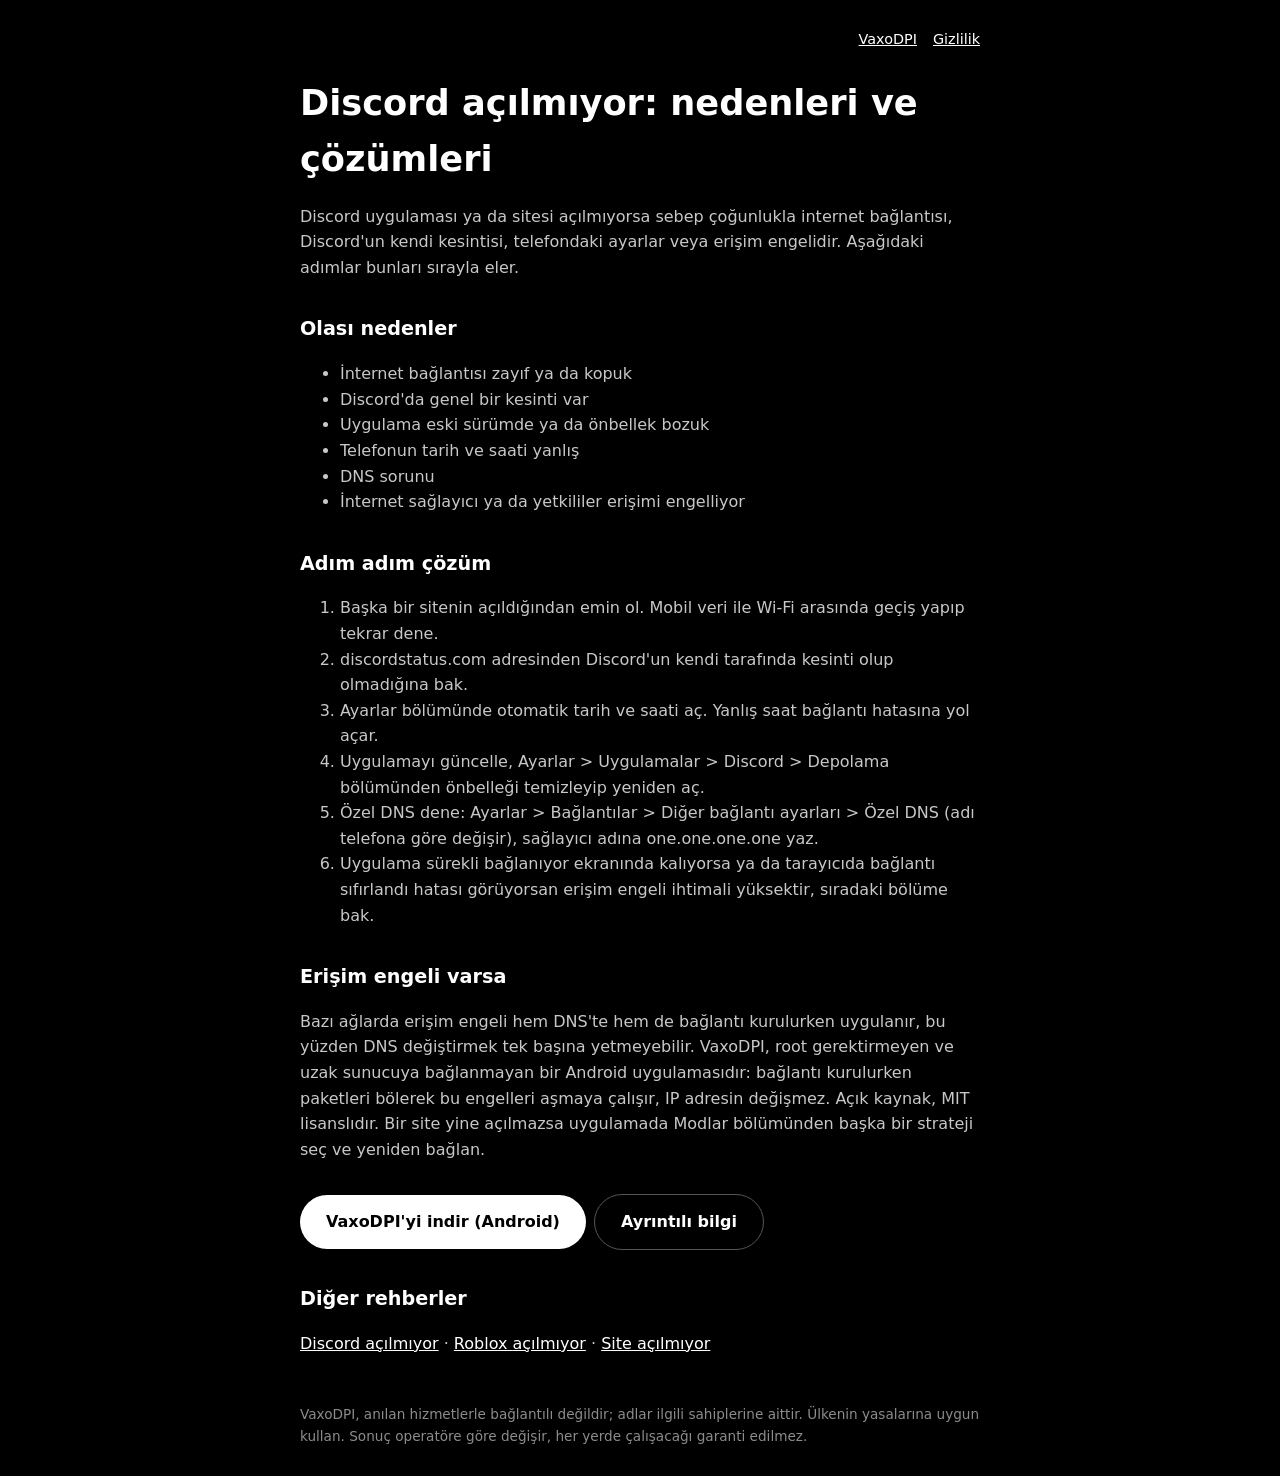
<file: docs/discord-acilmiyor.html>
<!doctype html><html lang="tr"><head><meta charset="utf-8"><meta name="viewport" content="width=device-width,initial-scale=1"><title>Discord açılmıyor: nedenleri ve çözümleri | VaxoDPI</title><meta name="description" content="Discord açılmıyor, bağlanmıyor ya da takılıyor mu? Telefonda deneyebileceğin adım adım çözümler ve erişim engeli durumunda yapılacaklar."><link rel="canonical" href="https://vaxodpi.valeh.xyz/discord-acilmiyor.html"><link rel="stylesheet" href="style.css"><link rel="icon" type="image/png" href="/favicon.png"><link rel="apple-touch-icon" href="/favicon.png"></head><body><main><nav><a href="index.html">VaxoDPI</a><a href="privacy.html">Gizlilik</a></nav><h1>Discord açılmıyor: nedenleri ve çözümleri</h1><p>Discord uygulaması ya da sitesi açılmıyorsa sebep çoğunlukla internet bağlantısı, Discord'un kendi kesintisi, telefondaki ayarlar veya erişim engelidir. Aşağıdaki adımlar bunları sırayla eler.</p><h2>Olası nedenler</h2><ul><li>İnternet bağlantısı zayıf ya da kopuk</li><li>Discord'da genel bir kesinti var</li><li>Uygulama eski sürümde ya da önbellek bozuk</li><li>Telefonun tarih ve saati yanlış</li><li>DNS sorunu</li><li>İnternet sağlayıcı ya da yetkililer erişimi engelliyor</li></ul><h2>Adım adım çözüm</h2><ol><li>Başka bir sitenin açıldığından emin ol. Mobil veri ile Wi-Fi arasında geçiş yapıp tekrar dene.</li><li>discordstatus.com adresinden Discord'un kendi tarafında kesinti olup olmadığına bak.</li><li>Ayarlar bölümünde otomatik tarih ve saati aç. Yanlış saat bağlantı hatasına yol açar.</li><li>Uygulamayı güncelle, Ayarlar > Uygulamalar > Discord > Depolama bölümünden önbelleği temizleyip yeniden aç.</li><li>Özel DNS dene: Ayarlar > Bağlantılar > Diğer bağlantı ayarları > Özel DNS (adı telefona göre değişir), sağlayıcı adına one.one.one.one yaz.</li><li>Uygulama sürekli bağlanıyor ekranında kalıyorsa ya da tarayıcıda bağlantı sıfırlandı hatası görüyorsan erişim engeli ihtimali yüksektir, sıradaki bölüme bak.</li></ol><h2>Erişim engeli varsa</h2><p>Bazı ağlarda erişim engeli hem DNS'te hem de bağlantı kurulurken uygulanır, bu yüzden DNS değiştirmek tek başına yetmeyebilir. VaxoDPI, root gerektirmeyen ve uzak sunucuya bağlanmayan bir Android uygulamasıdır: bağlantı kurulurken paketleri bölerek bu engelleri aşmaya çalışır, IP adresin değişmez. Açık kaynak, MIT lisanslıdır. Bir site yine açılmazsa uygulamada Modlar bölümünden başka bir strateji seç ve yeniden bağlan.</p><a class="btn" href="https://github.com/valehhdoth/VaxoDPI/releases/latest/download/app-release.apk">VaxoDPI'yi indir (Android)</a><a class="btn alt" href="index.html">Ayrıntılı bilgi</a><h2>Diğer rehberler</h2><p><a href="discord-acilmiyor.html">Discord açılmıyor</a> · <a href="roblox-acilmiyor.html">Roblox açılmıyor</a> · <a href="site-acilmiyor.html">Site açılmıyor</a></p><footer>VaxoDPI, anılan hizmetlerle bağlantılı değildir; adlar ilgili sahiplerine aittir. Ülkenin yasalarına uygun kullan. Sonuç operatöre göre değişir, her yerde çalışacağı garanti edilmez.</footer></main></body></html>
</file>
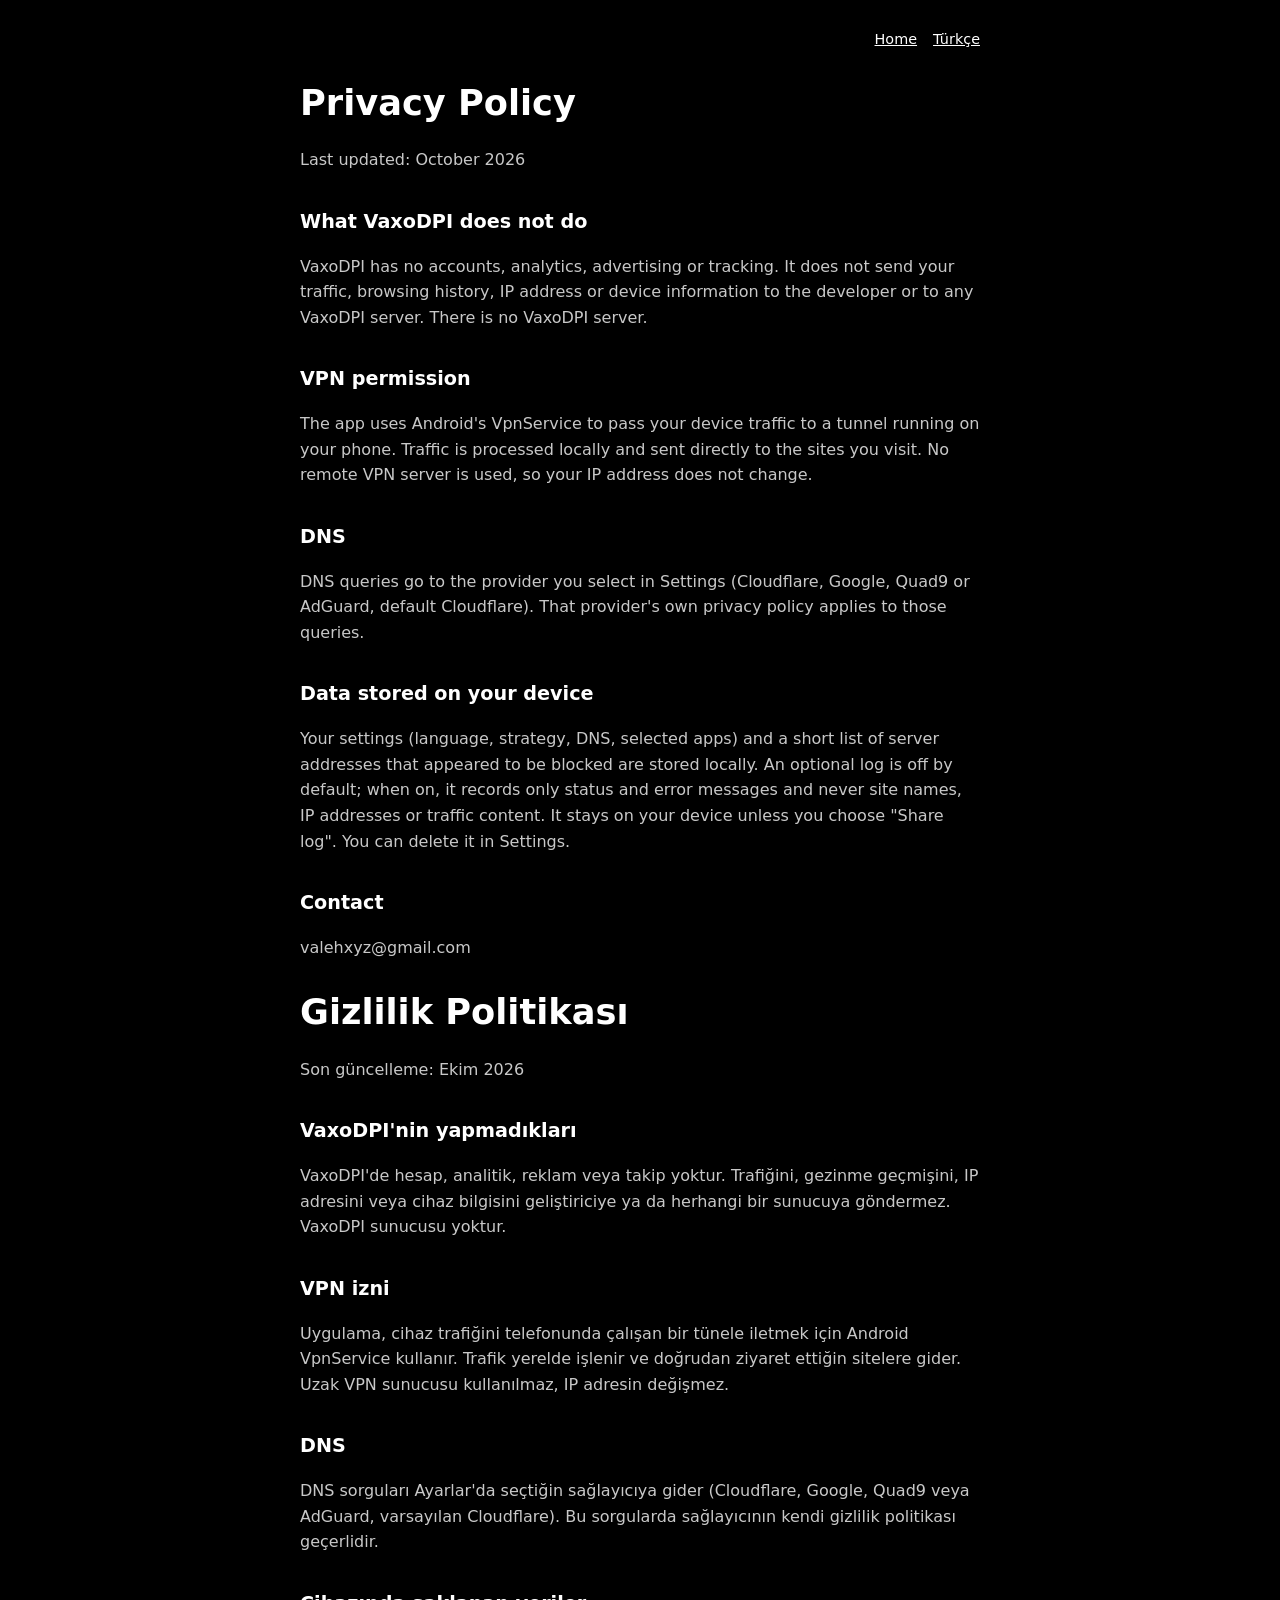
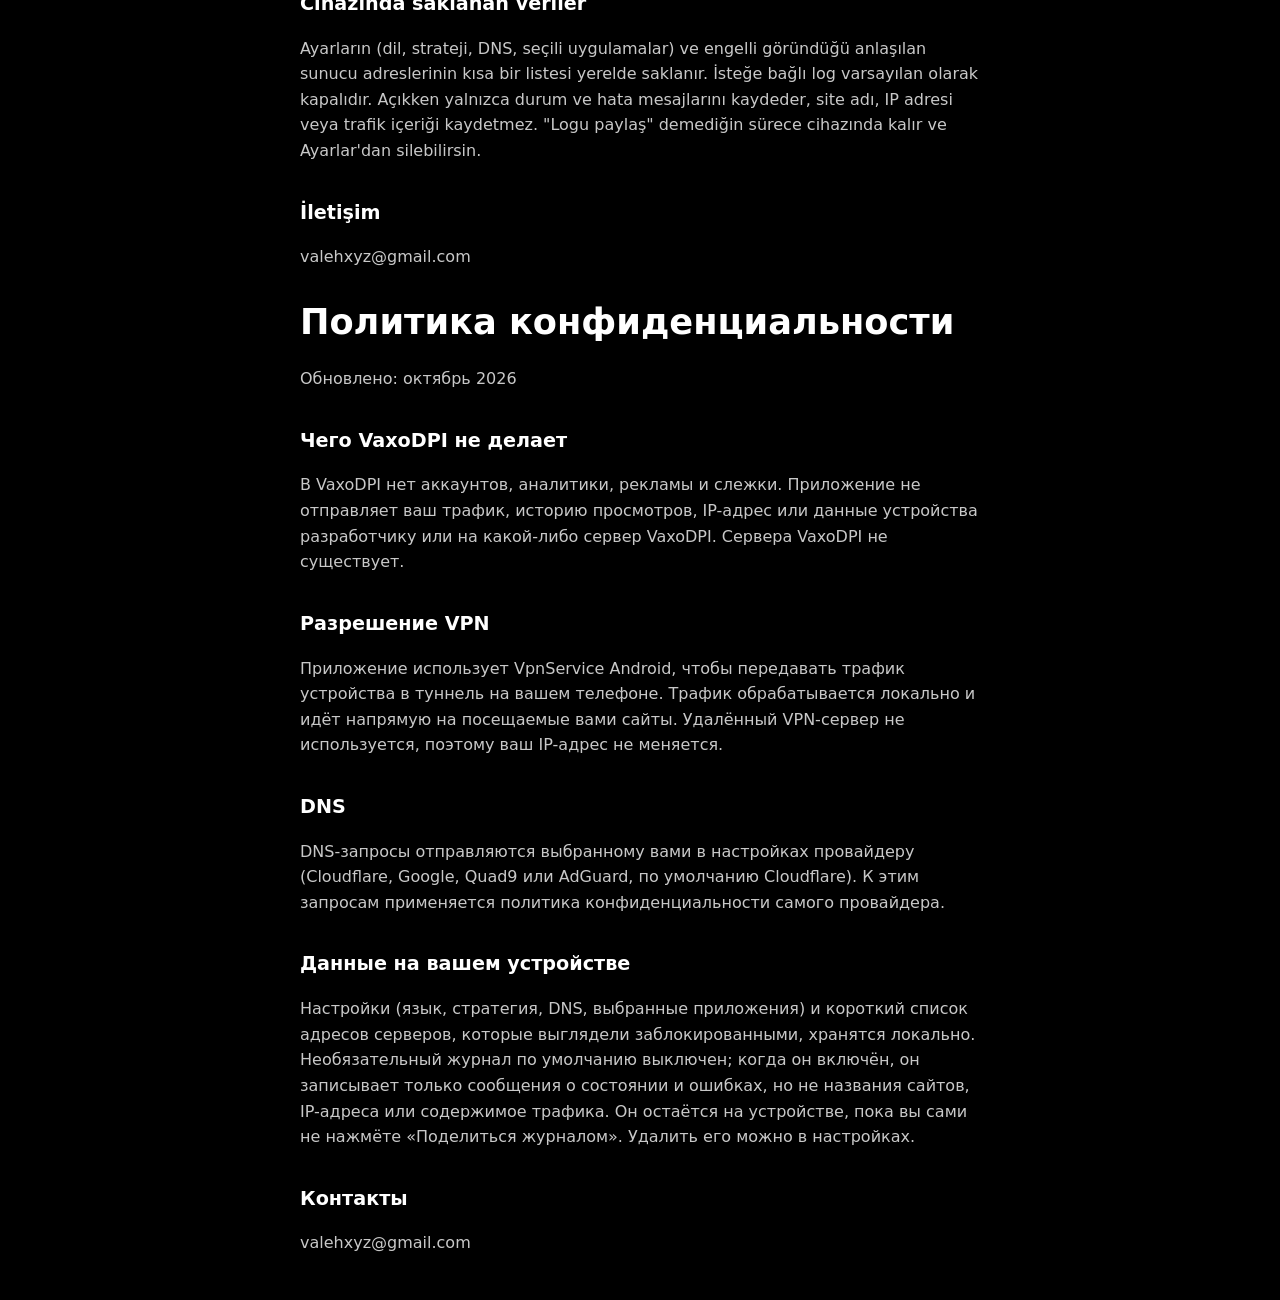
<file: docs/privacy.html>
<!doctype html>
<html lang="en"><head><meta charset="utf-8">
<meta name="viewport" content="width=device-width,initial-scale=1">
<title>VaxoDPI Privacy Policy / Gizlilik Politikası</title>
<link rel="stylesheet" href="style.css"><link rel="icon" type="image/png" href="/favicon.png"><link rel="apple-touch-icon" href="/favicon.png"></head><body><main>
<nav><a href="index.html">Home</a><a href="tr.html">Türkçe</a></nav>
<h1>Privacy Policy</h1>
<p>Last updated: October 2026</p>
<h2>What VaxoDPI does not do</h2>
<p>VaxoDPI has no accounts, analytics, advertising or tracking. It does not send your traffic, browsing history, IP address or device information to the developer or to any VaxoDPI server. There is no VaxoDPI server.</p>
<h2>VPN permission</h2>
<p>The app uses Android's VpnService to pass your device traffic to a tunnel running on your phone. Traffic is processed locally and sent directly to the sites you visit. No remote VPN server is used, so your IP address does not change.</p>
<h2>DNS</h2>
<p>DNS queries go to the provider you select in Settings (Cloudflare, Google, Quad9 or AdGuard, default Cloudflare). That provider's own privacy policy applies to those queries.</p>
<h2>Data stored on your device</h2>
<p>Your settings (language, strategy, DNS, selected apps) and a short list of server addresses that appeared to be blocked are stored locally. An optional log is off by default; when on, it records only status and error messages and never site names, IP addresses or traffic content. It stays on your device unless you choose "Share log". You can delete it in Settings.</p>
<h2>Contact</h2>
<p>valehxyz@gmail.com</p>
<h1>Gizlilik Politikası</h1>
<p>Son güncelleme: Ekim 2026</p>
<h2>VaxoDPI'nin yapmadıkları</h2>
<p>VaxoDPI'de hesap, analitik, reklam veya takip yoktur. Trafiğini, gezinme geçmişini, IP adresini veya cihaz bilgisini geliştiriciye ya da herhangi bir sunucuya göndermez. VaxoDPI sunucusu yoktur.</p>
<h2>VPN izni</h2>
<p>Uygulama, cihaz trafiğini telefonunda çalışan bir tünele iletmek için Android VpnService kullanır. Trafik yerelde işlenir ve doğrudan ziyaret ettiğin sitelere gider. Uzak VPN sunucusu kullanılmaz, IP adresin değişmez.</p>
<h2>DNS</h2>
<p>DNS sorguları Ayarlar'da seçtiğin sağlayıcıya gider (Cloudflare, Google, Quad9 veya AdGuard, varsayılan Cloudflare). Bu sorgularda sağlayıcının kendi gizlilik politikası geçerlidir.</p>
<h2>Cihazında saklanan veriler</h2>
<p>Ayarların (dil, strateji, DNS, seçili uygulamalar) ve engelli göründüğü anlaşılan sunucu adreslerinin kısa bir listesi yerelde saklanır. İsteğe bağlı log varsayılan olarak kapalıdır. Açıkken yalnızca durum ve hata mesajlarını kaydeder, site adı, IP adresi veya trafik içeriği kaydetmez. "Logu paylaş" demediğin sürece cihazında kalır ve Ayarlar'dan silebilirsin.</p>
<h2>İletişim</h2>
<p>valehxyz@gmail.com</p>
<h1>Политика конфиденциальности</h1>
<p>Обновлено: октябрь 2026</p>
<h2>Чего VaxoDPI не делает</h2>
<p>В VaxoDPI нет аккаунтов, аналитики, рекламы и слежки. Приложение не отправляет ваш трафик, историю просмотров, IP-адрес или данные устройства разработчику или на какой-либо сервер VaxoDPI. Сервера VaxoDPI не существует.</p>
<h2>Разрешение VPN</h2>
<p>Приложение использует VpnService Android, чтобы передавать трафик устройства в туннель на вашем телефоне. Трафик обрабатывается локально и идёт напрямую на посещаемые вами сайты. Удалённый VPN-сервер не используется, поэтому ваш IP-адрес не меняется.</p>
<h2>DNS</h2>
<p>DNS-запросы отправляются выбранному вами в настройках провайдеру (Cloudflare, Google, Quad9 или AdGuard, по умолчанию Cloudflare). К этим запросам применяется политика конфиденциальности самого провайдера.</p>
<h2>Данные на вашем устройстве</h2>
<p>Настройки (язык, стратегия, DNS, выбранные приложения) и короткий список адресов серверов, которые выглядели заблокированными, хранятся локально. Необязательный журнал по умолчанию выключен; когда он включён, он записывает только сообщения о состоянии и ошибках, но не названия сайтов, IP-адреса или содержимое трафика. Он остаётся на устройстве, пока вы сами не нажмёте «Поделиться журналом». Удалить его можно в настройках.</p>
<h2>Контакты</h2>
<p>valehxyz@gmail.com</p>
</main></body></html>
</file>
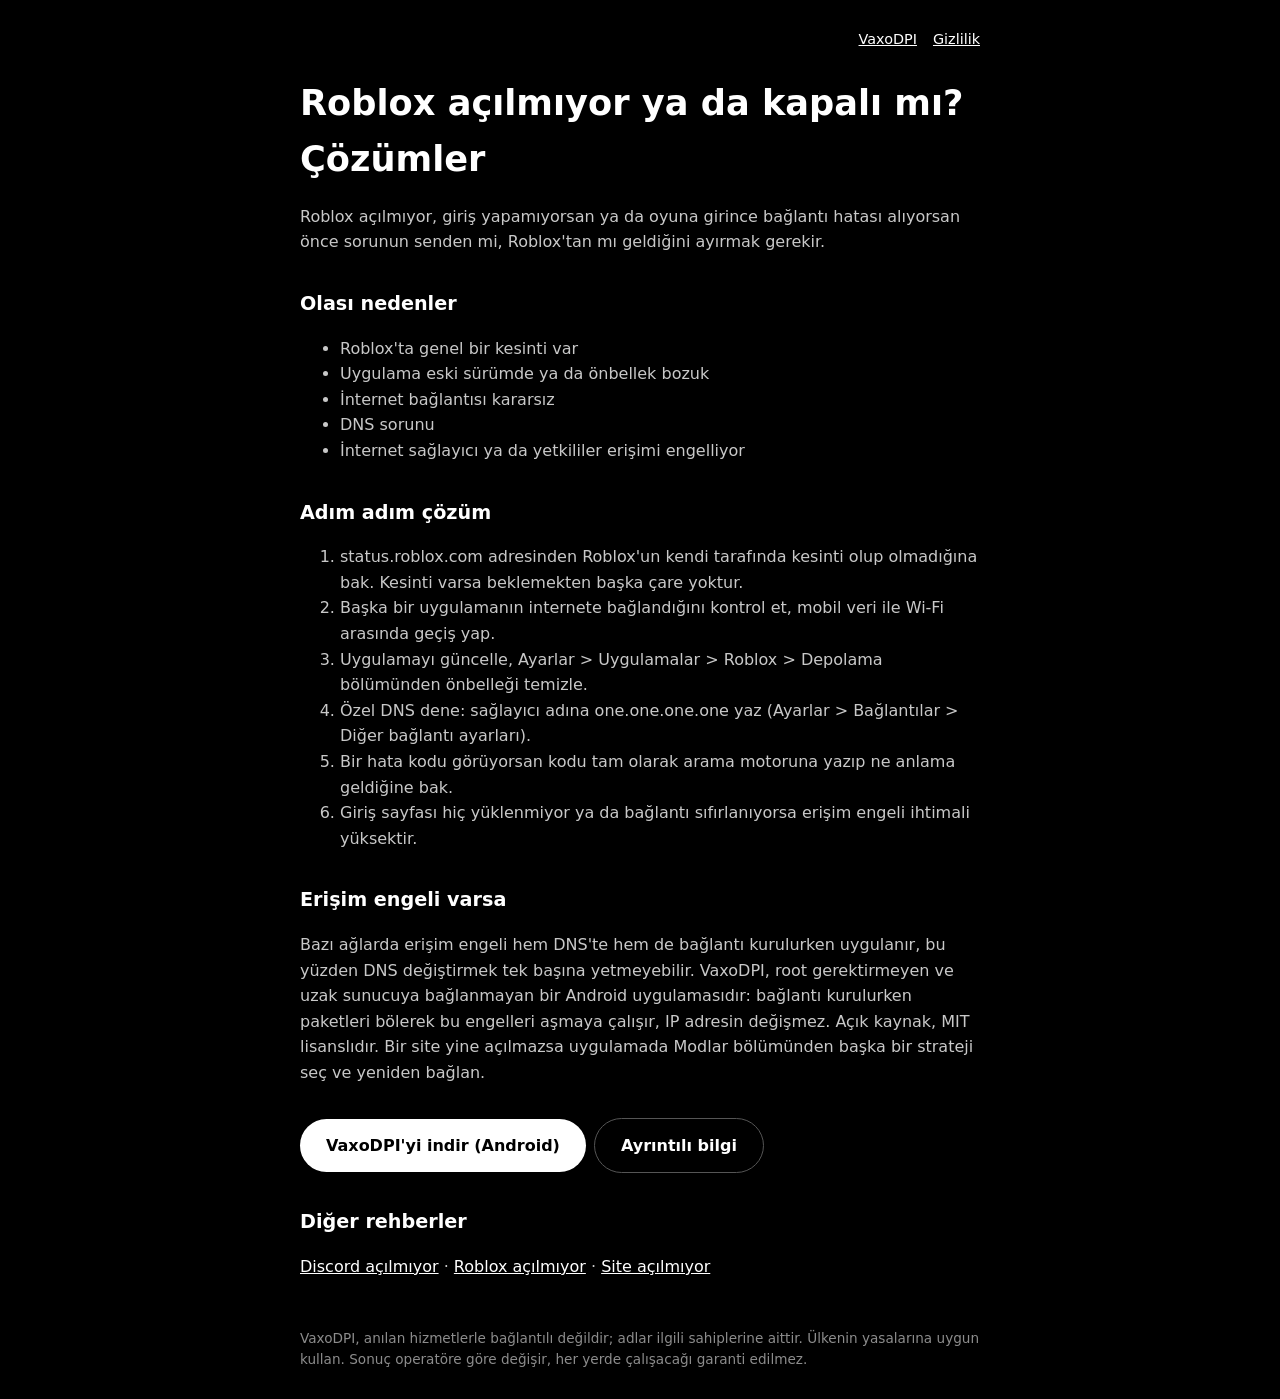
<file: docs/roblox-acilmiyor.html>
<!doctype html><html lang="tr"><head><meta charset="utf-8"><meta name="viewport" content="width=device-width,initial-scale=1"><title>Roblox açılmıyor ya da kapalı mı? Çözümler | VaxoDPI</title><meta name="description" content="Roblox açılmıyor, giriş yapılamıyor ya da oyuna bağlanamıyor mu? Kesinti kontrolü, önbellek, DNS ve erişim engeli için çözümler."><link rel="canonical" href="https://vaxodpi.valeh.xyz/roblox-acilmiyor.html"><link rel="stylesheet" href="style.css"><link rel="icon" type="image/png" href="/favicon.png"><link rel="apple-touch-icon" href="/favicon.png"></head><body><main><nav><a href="index.html">VaxoDPI</a><a href="privacy.html">Gizlilik</a></nav><h1>Roblox açılmıyor ya da kapalı mı? Çözümler</h1><p>Roblox açılmıyor, giriş yapamıyorsan ya da oyuna girince bağlantı hatası alıyorsan önce sorunun senden mi, Roblox'tan mı geldiğini ayırmak gerekir.</p><h2>Olası nedenler</h2><ul><li>Roblox'ta genel bir kesinti var</li><li>Uygulama eski sürümde ya da önbellek bozuk</li><li>İnternet bağlantısı kararsız</li><li>DNS sorunu</li><li>İnternet sağlayıcı ya da yetkililer erişimi engelliyor</li></ul><h2>Adım adım çözüm</h2><ol><li>status.roblox.com adresinden Roblox'un kendi tarafında kesinti olup olmadığına bak. Kesinti varsa beklemekten başka çare yoktur.</li><li>Başka bir uygulamanın internete bağlandığını kontrol et, mobil veri ile Wi-Fi arasında geçiş yap.</li><li>Uygulamayı güncelle, Ayarlar > Uygulamalar > Roblox > Depolama bölümünden önbelleği temizle.</li><li>Özel DNS dene: sağlayıcı adına one.one.one.one yaz (Ayarlar > Bağlantılar > Diğer bağlantı ayarları).</li><li>Bir hata kodu görüyorsan kodu tam olarak arama motoruna yazıp ne anlama geldiğine bak.</li><li>Giriş sayfası hiç yüklenmiyor ya da bağlantı sıfırlanıyorsa erişim engeli ihtimali yüksektir.</li></ol><h2>Erişim engeli varsa</h2><p>Bazı ağlarda erişim engeli hem DNS'te hem de bağlantı kurulurken uygulanır, bu yüzden DNS değiştirmek tek başına yetmeyebilir. VaxoDPI, root gerektirmeyen ve uzak sunucuya bağlanmayan bir Android uygulamasıdır: bağlantı kurulurken paketleri bölerek bu engelleri aşmaya çalışır, IP adresin değişmez. Açık kaynak, MIT lisanslıdır. Bir site yine açılmazsa uygulamada Modlar bölümünden başka bir strateji seç ve yeniden bağlan.</p><a class="btn" href="https://github.com/valehhdoth/VaxoDPI/releases/latest/download/app-release.apk">VaxoDPI'yi indir (Android)</a><a class="btn alt" href="index.html">Ayrıntılı bilgi</a><h2>Diğer rehberler</h2><p><a href="discord-acilmiyor.html">Discord açılmıyor</a> · <a href="roblox-acilmiyor.html">Roblox açılmıyor</a> · <a href="site-acilmiyor.html">Site açılmıyor</a></p><footer>VaxoDPI, anılan hizmetlerle bağlantılı değildir; adlar ilgili sahiplerine aittir. Ülkenin yasalarına uygun kullan. Sonuç operatöre göre değişir, her yerde çalışacağı garanti edilmez.</footer></main></body></html>
</file>
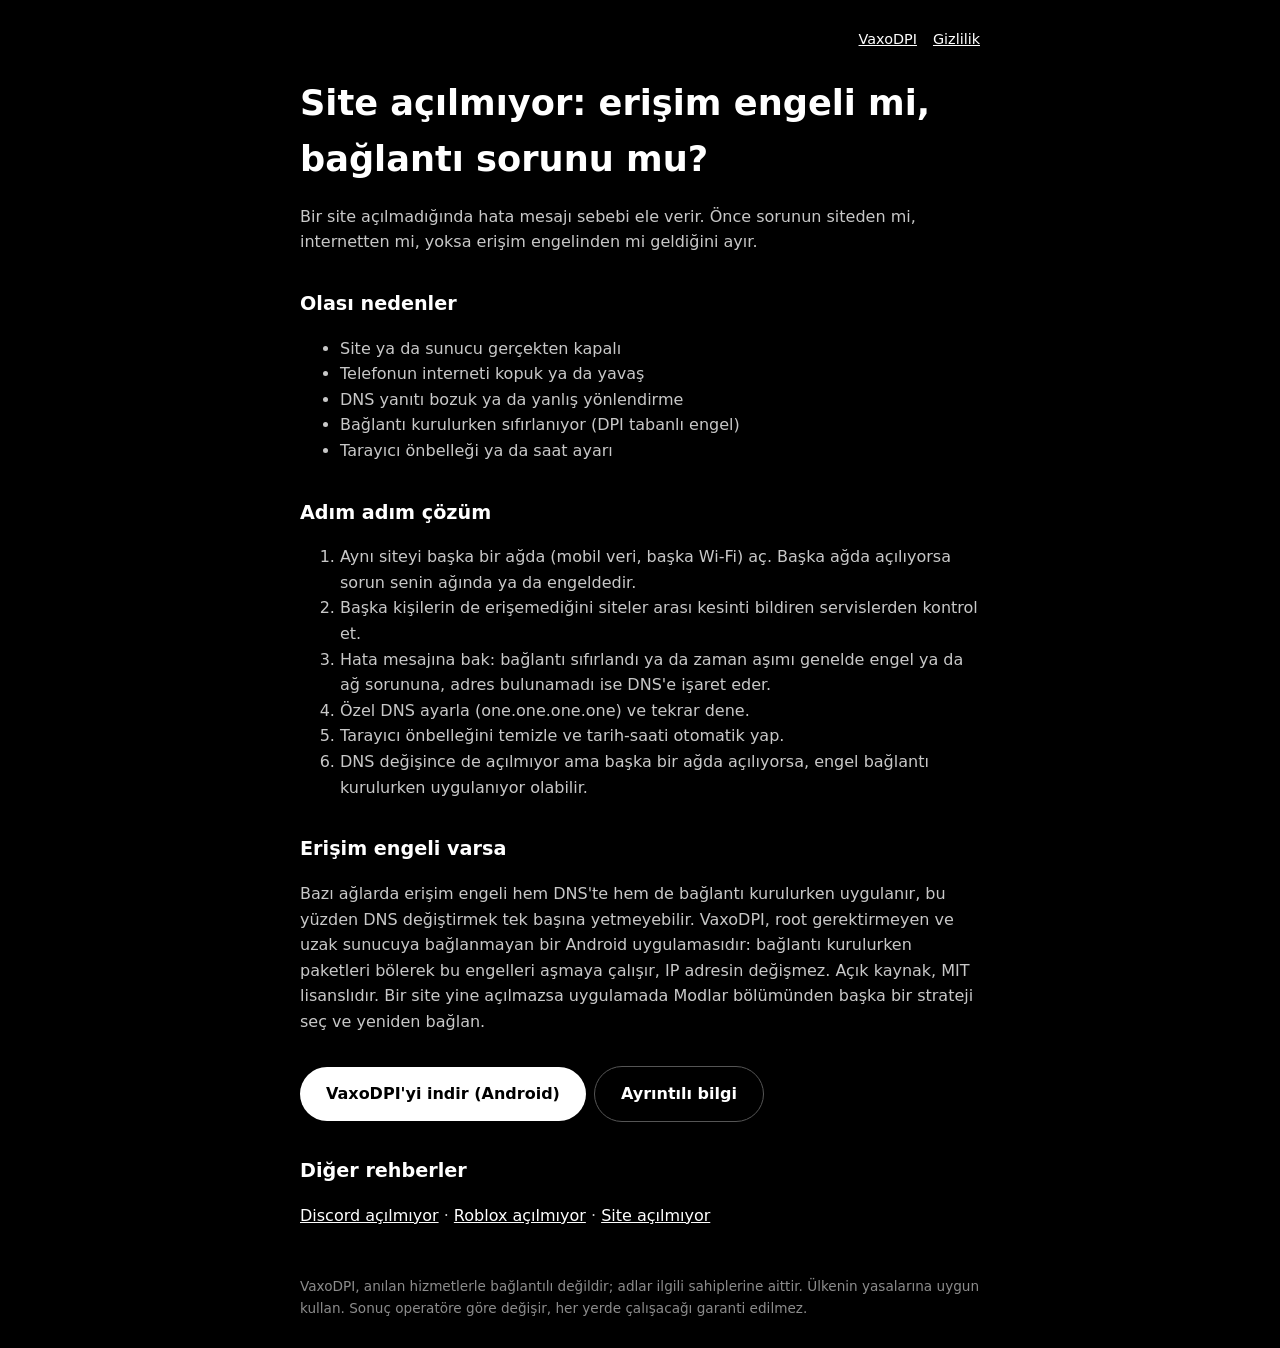
<file: docs/site-acilmiyor.html>
<!doctype html><html lang="tr"><head><meta charset="utf-8"><meta name="viewport" content="width=device-width,initial-scale=1"><title>Site açılmıyor: erişim engeli mi, bağlantı sorunu mu? | VaxoDPI</title><meta name="description" content="Bir site açılmıyorsa sorunun erişim engelinden mi, DNS'ten mi, internetten mi geldiğini nasıl anlarsın? Test ve çözüm yolları."><link rel="canonical" href="https://vaxodpi.valeh.xyz/site-acilmiyor.html"><link rel="stylesheet" href="style.css"><link rel="icon" type="image/png" href="/favicon.png"><link rel="apple-touch-icon" href="/favicon.png"></head><body><main><nav><a href="index.html">VaxoDPI</a><a href="privacy.html">Gizlilik</a></nav><h1>Site açılmıyor: erişim engeli mi, bağlantı sorunu mu?</h1><p>Bir site açılmadığında hata mesajı sebebi ele verir. Önce sorunun siteden mi, internetten mi, yoksa erişim engelinden mi geldiğini ayır.</p><h2>Olası nedenler</h2><ul><li>Site ya da sunucu gerçekten kapalı</li><li>Telefonun interneti kopuk ya da yavaş</li><li>DNS yanıtı bozuk ya da yanlış yönlendirme</li><li>Bağlantı kurulurken sıfırlanıyor (DPI tabanlı engel)</li><li>Tarayıcı önbelleği ya da saat ayarı</li></ul><h2>Adım adım çözüm</h2><ol><li>Aynı siteyi başka bir ağda (mobil veri, başka Wi-Fi) aç. Başka ağda açılıyorsa sorun senin ağında ya da engeldedir.</li><li>Başka kişilerin de erişemediğini siteler arası kesinti bildiren servislerden kontrol et.</li><li>Hata mesajına bak: bağlantı sıfırlandı ya da zaman aşımı genelde engel ya da ağ sorununa, adres bulunamadı ise DNS'e işaret eder.</li><li>Özel DNS ayarla (one.one.one.one) ve tekrar dene.</li><li>Tarayıcı önbelleğini temizle ve tarih-saati otomatik yap.</li><li>DNS değişince de açılmıyor ama başka bir ağda açılıyorsa, engel bağlantı kurulurken uygulanıyor olabilir.</li></ol><h2>Erişim engeli varsa</h2><p>Bazı ağlarda erişim engeli hem DNS'te hem de bağlantı kurulurken uygulanır, bu yüzden DNS değiştirmek tek başına yetmeyebilir. VaxoDPI, root gerektirmeyen ve uzak sunucuya bağlanmayan bir Android uygulamasıdır: bağlantı kurulurken paketleri bölerek bu engelleri aşmaya çalışır, IP adresin değişmez. Açık kaynak, MIT lisanslıdır. Bir site yine açılmazsa uygulamada Modlar bölümünden başka bir strateji seç ve yeniden bağlan.</p><a class="btn" href="https://github.com/valehhdoth/VaxoDPI/releases/latest/download/app-release.apk">VaxoDPI'yi indir (Android)</a><a class="btn alt" href="index.html">Ayrıntılı bilgi</a><h2>Diğer rehberler</h2><p><a href="discord-acilmiyor.html">Discord açılmıyor</a> · <a href="roblox-acilmiyor.html">Roblox açılmıyor</a> · <a href="site-acilmiyor.html">Site açılmıyor</a></p><footer>VaxoDPI, anılan hizmetlerle bağlantılı değildir; adlar ilgili sahiplerine aittir. Ülkenin yasalarına uygun kullan. Sonuç operatöre göre değişir, her yerde çalışacağı garanti edilmez.</footer></main></body></html>
</file>
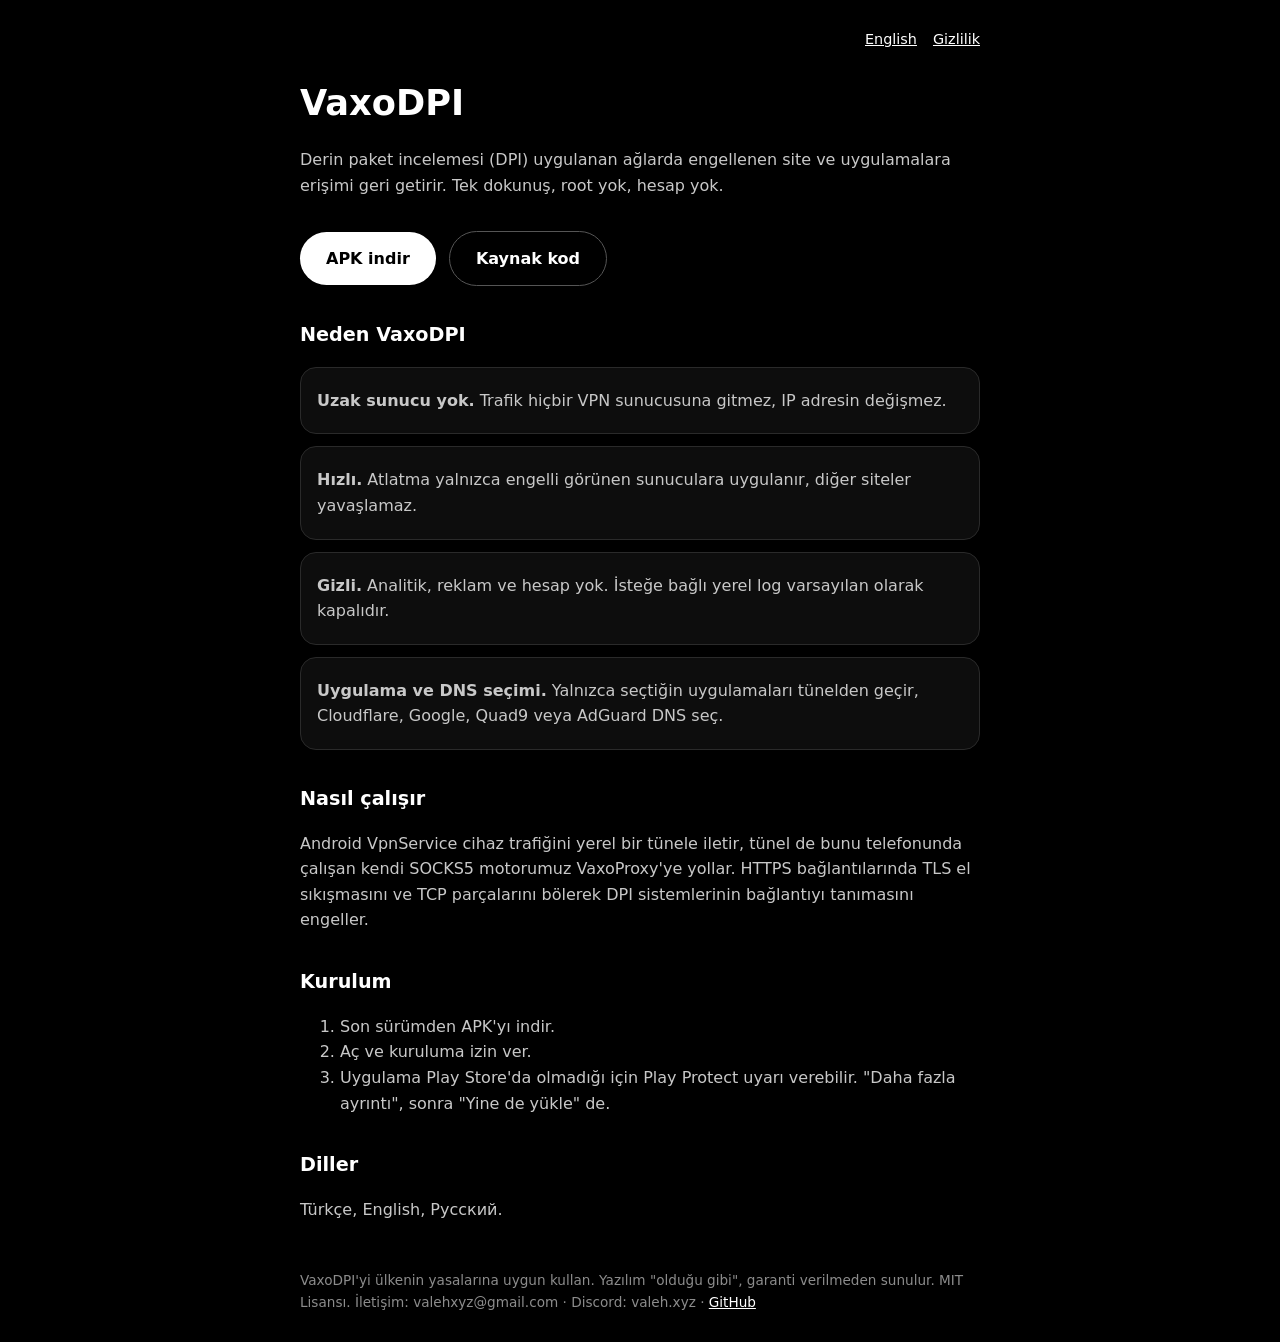
<file: docs/tr.html>
<!doctype html>
<html lang="tr"><head><meta charset="utf-8">
<meta name="viewport" content="width=device-width,initial-scale=1">
<title>VaxoDPI – Android DPI atlatma, root ve sunucu gerekmez</title>
<meta name="description" content="VaxoDPI, Android'de engellenen sitelere ve uygulamalara erişimi geri getirir. Root yok, uzak sunucu yok, analitik yok.">
<link rel="stylesheet" href="style.css"><link rel="icon" type="image/png" href="/favicon.png"><link rel="apple-touch-icon" href="/favicon.png"></head><body><main>
<nav><a href="index.html">English</a><a href="privacy.html">Gizlilik</a></nav>
<h1>VaxoDPI</h1>
<p>Derin paket incelemesi (DPI) uygulanan ağlarda engellenen site ve uygulamalara erişimi geri getirir. Tek dokunuş, root yok, hesap yok.</p>
<a class="btn" href="https://github.com/valehhdoth/VaxoDPI/releases/latest">APK indir</a>
<a class="btn alt" href="https://github.com/valehhdoth/VaxoDPI">Kaynak kod</a>
<h2>Neden VaxoDPI</h2>
<div class="card"><p><b>Uzak sunucu yok.</b> Trafik hiçbir VPN sunucusuna gitmez, IP adresin değişmez.</p></div>
<div class="card"><p><b>Hızlı.</b> Atlatma yalnızca engelli görünen sunuculara uygulanır, diğer siteler yavaşlamaz.</p></div>
<div class="card"><p><b>Gizli.</b> Analitik, reklam ve hesap yok. İsteğe bağlı yerel log varsayılan olarak kapalıdır.</p></div>
<div class="card"><p><b>Uygulama ve DNS seçimi.</b> Yalnızca seçtiğin uygulamaları tünelden geçir, Cloudflare, Google, Quad9 veya AdGuard DNS seç.</p></div>
<h2>Nasıl çalışır</h2>
<p>Android VpnService cihaz trafiğini yerel bir tünele iletir, tünel de bunu telefonunda çalışan kendi SOCKS5 motorumuz VaxoProxy'ye yollar. HTTPS bağlantılarında TLS el sıkışmasını ve TCP parçalarını bölerek DPI sistemlerinin bağlantıyı tanımasını engeller.</p>
<h2>Kurulum</h2>
<ol><li>Son sürümden APK'yı indir.</li><li>Aç ve kuruluma izin ver.</li><li>Uygulama Play Store'da olmadığı için Play Protect uyarı verebilir. "Daha fazla ayrıntı", sonra "Yine de yükle" de.</li></ol>
<h2>Diller</h2>
<p>Türkçe, English, Русский.</p>
<footer>VaxoDPI'yi ülkenin yasalarına uygun kullan. Yazılım "olduğu gibi", garanti verilmeden sunulur. MIT Lisansı. İletişim: valehxyz@gmail.com · Discord: valeh.xyz · <a href="https://github.com/valehhdoth">GitHub</a></footer>
</main></body></html>
</file>
<file: docs/style.css>
:root{color-scheme:dark}
*{box-sizing:border-box}
body{margin:0;background:#000;color:#fff;font-family:system-ui,sans-serif;line-height:1.6}
main{max-width:720px;margin:0 auto;padding:28px 20px}
h1{font-size:2.2rem;margin:24px 0 8px}
h2{margin-top:34px;font-size:1.2rem}
p,li{color:#c8c8c8}
a{color:#fff}
.btn{display:inline-block;background:#fff;color:#000;padding:14px 26px;border-radius:28px;text-decoration:none;font-weight:700;margin:16px 8px 0 0}
.btn.alt{background:none;color:#fff;border:1px solid #555}
.card{background:#0d0d0d;border:1px solid #2a2a2a;border-radius:16px;padding:4px 16px;margin:12px 0}
nav{display:flex;gap:16px;justify-content:flex-end;font-size:.9rem}
footer{margin-top:48px;color:#8c8c8c;font-size:.85rem}
</file>
